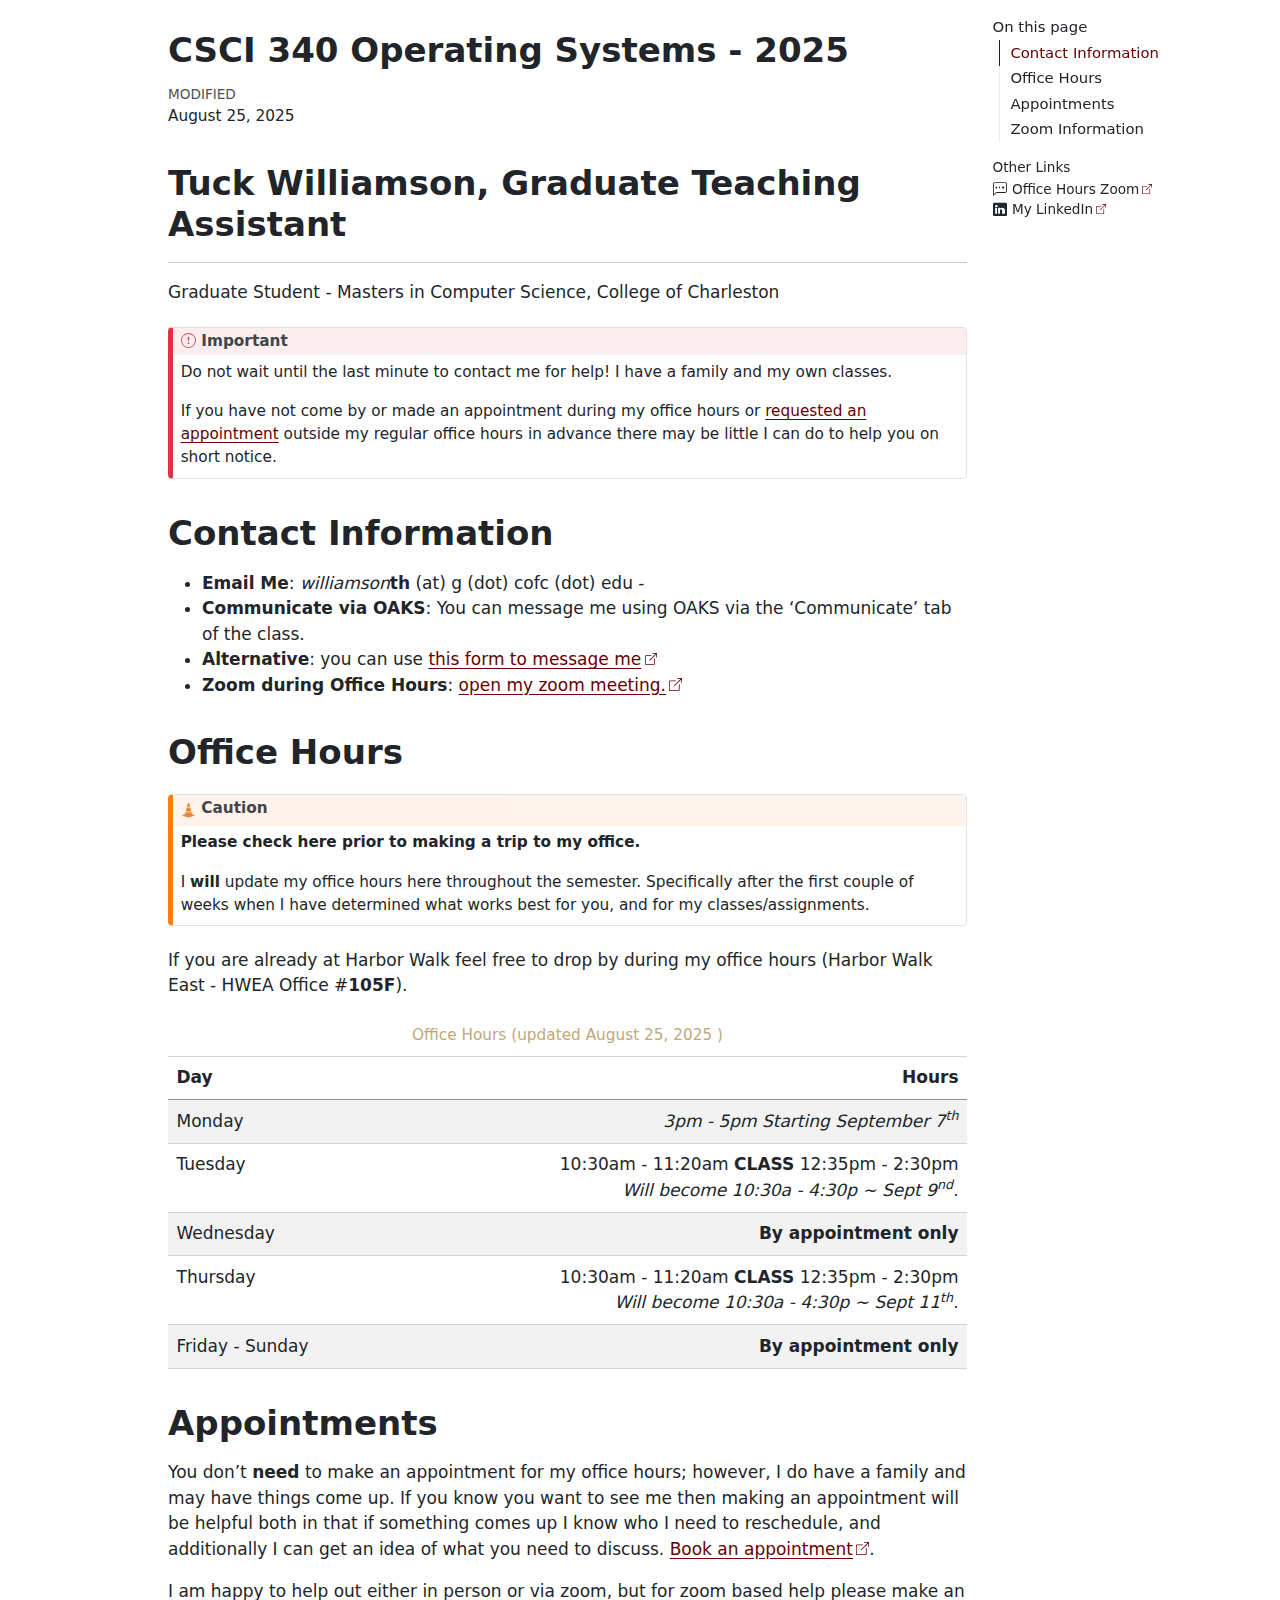
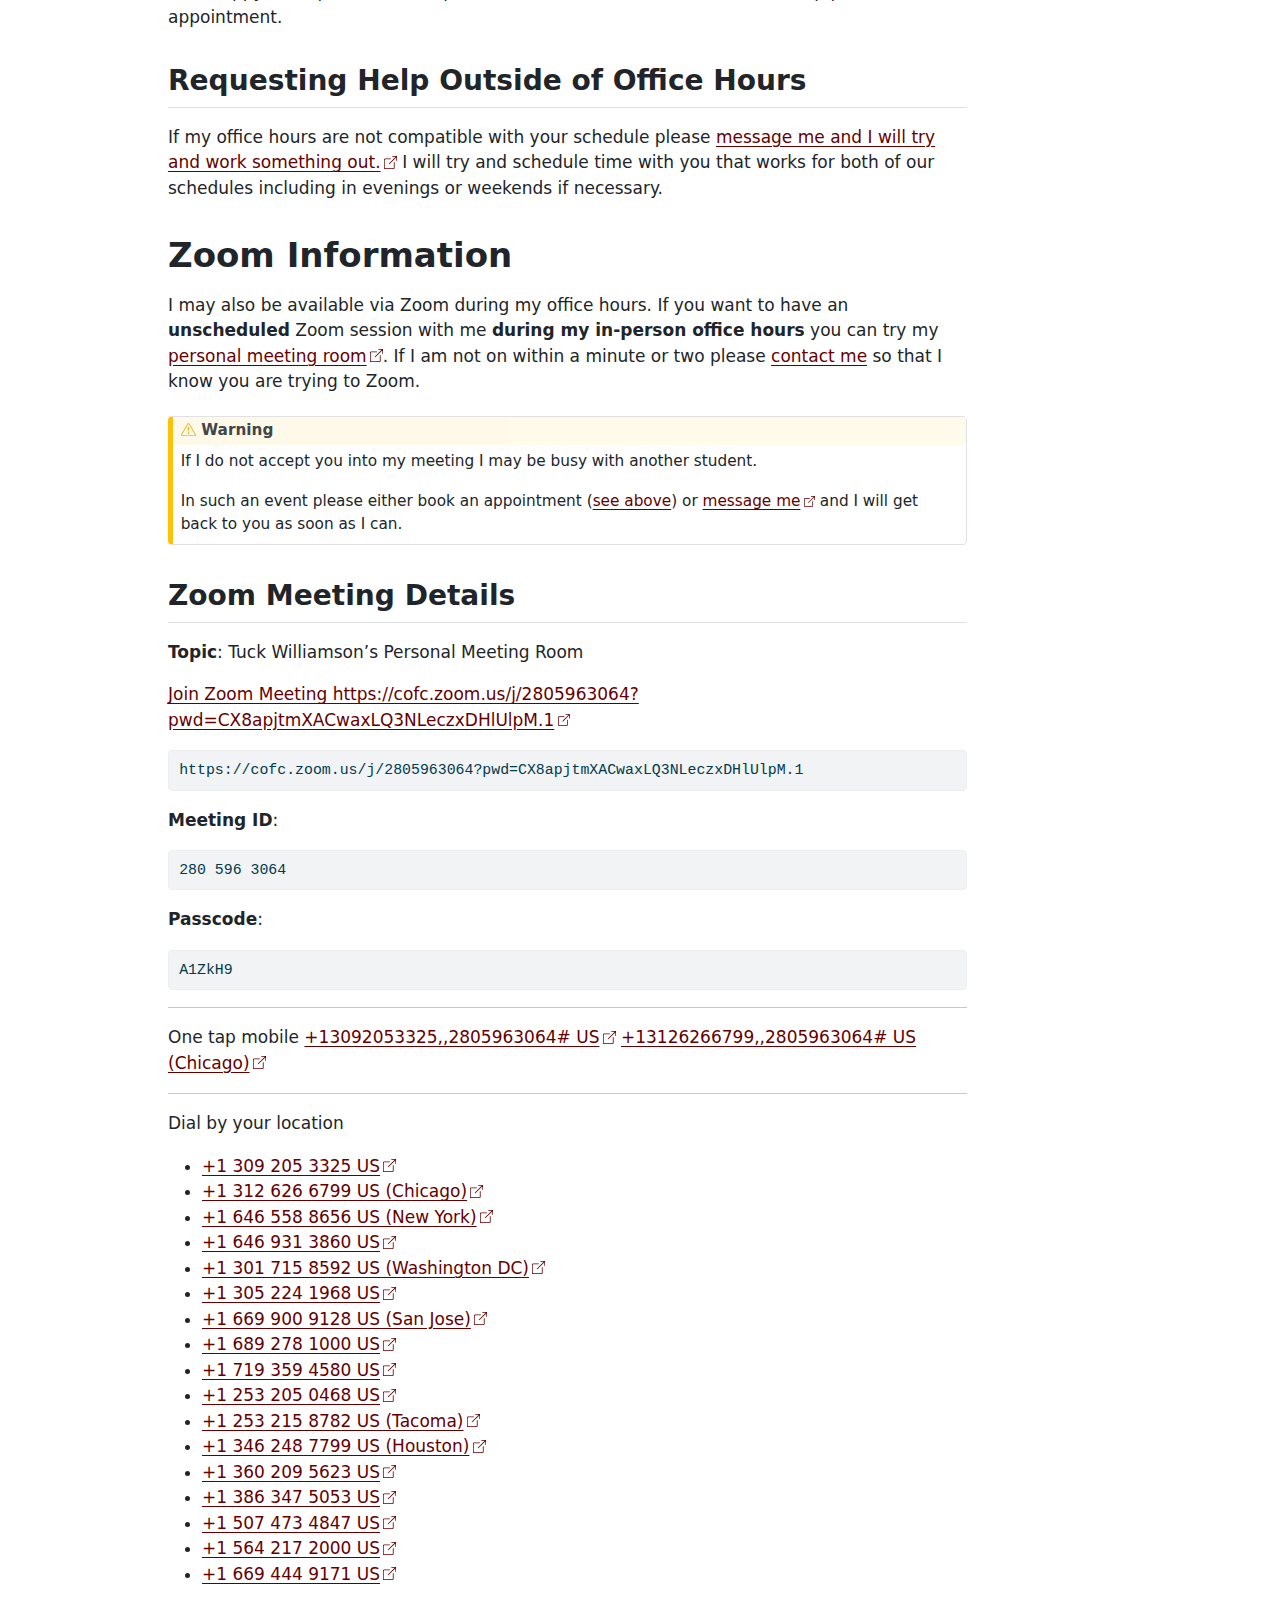
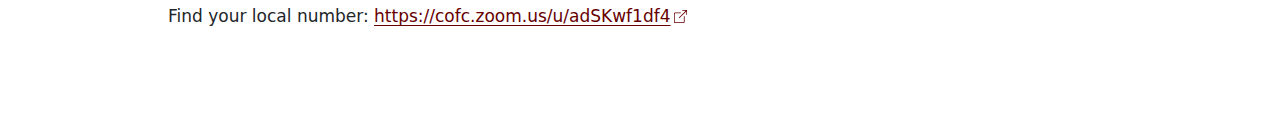
<file: docs/index.html>
<!DOCTYPE html>
<html xmlns="http://www.w3.org/1999/xhtml" lang="en" xml:lang="en"><head>

<meta charset="utf-8">
<meta name="generator" content="quarto-1.6.42">

<meta name="viewport" content="width=device-width, initial-scale=1.0, user-scalable=yes">


<title>CSCI 340 Operating Systems - 2025</title>
<style>
code{white-space: pre-wrap;}
span.smallcaps{font-variant: small-caps;}
div.columns{display: flex; gap: min(4vw, 1.5em);}
div.column{flex: auto; overflow-x: auto;}
div.hanging-indent{margin-left: 1.5em; text-indent: -1.5em;}
ul.task-list{list-style: none;}
ul.task-list li input[type="checkbox"] {
  width: 0.8em;
  margin: 0 0.8em 0.2em -1em; /* quarto-specific, see https://github.com/quarto-dev/quarto-cli/issues/4556 */ 
  vertical-align: middle;
}
/* CSS for syntax highlighting */
pre > code.sourceCode { white-space: pre; position: relative; }
pre > code.sourceCode > span { line-height: 1.25; }
pre > code.sourceCode > span:empty { height: 1.2em; }
.sourceCode { overflow: visible; }
code.sourceCode > span { color: inherit; text-decoration: inherit; }
div.sourceCode { margin: 1em 0; }
pre.sourceCode { margin: 0; }
@media screen {
div.sourceCode { overflow: auto; }
}
@media print {
pre > code.sourceCode { white-space: pre-wrap; }
pre > code.sourceCode > span { display: inline-block; text-indent: -5em; padding-left: 5em; }
}
pre.numberSource code
  { counter-reset: source-line 0; }
pre.numberSource code > span
  { position: relative; left: -4em; counter-increment: source-line; }
pre.numberSource code > span > a:first-child::before
  { content: counter(source-line);
    position: relative; left: -1em; text-align: right; vertical-align: baseline;
    border: none; display: inline-block;
    -webkit-touch-callout: none; -webkit-user-select: none;
    -khtml-user-select: none; -moz-user-select: none;
    -ms-user-select: none; user-select: none;
    padding: 0 4px; width: 4em;
  }
pre.numberSource { margin-left: 3em;  padding-left: 4px; }
div.sourceCode
  {   }
@media screen {
pre > code.sourceCode > span > a:first-child::before { text-decoration: underline; }
}
</style>


<script src="site_libs/quarto-nav/quarto-nav.js"></script>
<script src="site_libs/clipboard/clipboard.min.js"></script>
<script src="site_libs/quarto-search/autocomplete.umd.js"></script>
<script src="site_libs/quarto-search/fuse.min.js"></script>
<script src="site_libs/quarto-search/quarto-search.js"></script>
<meta name="quarto:offset" content="./">
<script src="site_libs/quarto-html/quarto.js"></script>
<script src="site_libs/quarto-html/popper.min.js"></script>
<script src="site_libs/quarto-html/tippy.umd.min.js"></script>
<script src="site_libs/quarto-html/anchor.min.js"></script>
<link href="site_libs/quarto-html/tippy.css" rel="stylesheet">
<link href="site_libs/quarto-html/quarto-syntax-highlighting-2f5df379a58b258e96c21c0638c20c03.css" rel="stylesheet" id="quarto-text-highlighting-styles">
<script src="site_libs/bootstrap/bootstrap.min.js"></script>
<link href="site_libs/bootstrap/bootstrap-icons.css" rel="stylesheet">
<link href="site_libs/bootstrap/bootstrap-5c03ead6bd30c2a4c1da1ccca41bb8b9.min.css" rel="stylesheet" append-hash="true" id="quarto-bootstrap" data-mode="light">
<script id="quarto-search-options" type="application/json">{
  "location": "sidebar",
  "copy-button": false,
  "collapse-after": 3,
  "panel-placement": "start",
  "type": "textbox",
  "limit": 50,
  "keyboard-shortcut": [
    "f",
    "/",
    "s"
  ],
  "show-item-context": false,
  "language": {
    "search-no-results-text": "No results",
    "search-matching-documents-text": "matching documents",
    "search-copy-link-title": "Copy link to search",
    "search-hide-matches-text": "Hide additional matches",
    "search-more-match-text": "more match in this document",
    "search-more-matches-text": "more matches in this document",
    "search-clear-button-title": "Clear",
    "search-text-placeholder": "",
    "search-detached-cancel-button-title": "Cancel",
    "search-submit-button-title": "Submit",
    "search-label": "Search"
  }
}</script>


</head>

<body>

<div id="quarto-search-results"></div>
<!-- content -->
<div id="quarto-content" class="quarto-container page-columns page-rows-contents page-layout-article">
<!-- sidebar -->
<!-- margin-sidebar -->
    <div id="quarto-margin-sidebar" class="sidebar margin-sidebar">
        <nav id="TOC" role="doc-toc" class="toc-active">
    <h2 id="toc-title">On this page</h2>
   
  <ul>
  <li><a href="#contact-information" id="toc-contact-information" class="nav-link active" data-scroll-target="#contact-information">Contact Information</a></li>
  <li><a href="#office-hours" id="toc-office-hours" class="nav-link" data-scroll-target="#office-hours">Office Hours</a></li>
  <li><a href="#appointments" id="toc-appointments" class="nav-link" data-scroll-target="#appointments">Appointments</a>
  <ul class="collapse">
  <li><a href="#requesting-help-outside-of-office-hours" id="toc-requesting-help-outside-of-office-hours" class="nav-link" data-scroll-target="#requesting-help-outside-of-office-hours">Requesting Help Outside of Office Hours</a></li>
  </ul></li>
  <li><a href="#zoom-information" id="toc-zoom-information" class="nav-link" data-scroll-target="#zoom-information">Zoom Information</a>
  <ul class="collapse">
  <li><a href="#zoom-meeting-details" id="toc-zoom-meeting-details" class="nav-link" data-scroll-target="#zoom-meeting-details">Zoom Meeting Details</a></li>
  </ul></li>
  </ul>
<div class="quarto-other-links"><h2>Other Links</h2><ul><li><a href="https://cofc.zoom.us/j/2805963064?pwd=CX8apjtmXACwaxLQ3NLeczxDHlUlpM.1" target="_blank"><i class="bi bi-chat-left-dots"></i>Office Hours Zoom</a></li><li><a href="https://www.linkedin.com/in/tuck-williamson" target="_blank"><i class="bi bi-linkedin"></i>My LinkedIn</a></li></ul></div></nav>
    </div>
<!-- main -->
<main class="content" id="quarto-document-content">

<header id="title-block-header" class="quarto-title-block default">
<div class="quarto-title">
<h1 class="title">CSCI 340 Operating Systems - 2025</h1>
</div>



<div class="quarto-title-meta">

    
  
    <div>
    <div class="quarto-title-meta-heading">Modified</div>
    <div class="quarto-title-meta-contents">
      <p class="date-modified">August 25, 2025</p>
    </div>
  </div>
    
  </div>
  


</header>


<section id="tuck-williamson-graduate-teaching-assistant" class="level1 unnumbered unlisted">
<h1 class="unnumbered unlisted">Tuck Williamson, Graduate Teaching Assistant</h1>
<hr>
<p>Graduate Student - Masters in Computer Science, College of Charleston</p>
<div class="callout callout-style-default callout-important callout-titled">
<div class="callout-header d-flex align-content-center">
<div class="callout-icon-container">
<i class="callout-icon"></i>
</div>
<div class="callout-title-container flex-fill">
Important
</div>
</div>
<div class="callout-body-container callout-body">
<p>Do not wait until the last minute to contact me for help! I have a family and my own classes.</p>
<p>If you have not come by or made an appointment during my office hours or <a href="#requesting-help-outside-of-office-hours">requested an appointment</a> outside my regular office hours in advance there may be little I can do to help you on short notice.</p>
</div>
</div>
<!-- 
I will not be hurt or upset if you **book early and then cancel when you don't need 
help**^[Please cancel if possible. There is a button in your 
calendar event to cancel to make it easy to do so.].
Book something then cancel instead of emailing me at the last minute please.


# Links

**Just the important stuff conveniently collected.**

- [Message me.][email]{.external target="_blank"}
- [Book an appointment.](https://outlook.office.com/bookwithme/user/0a4ce8c8942f4df4a1c6249a52630d7a@g.cofc.edu?anonymous&ep=plink){.external target="_blank"}
- [Book a zoom appointment.](https://outlook.office.com/bookwithme/user/0a4ce8c8942f4df4a1c6249a52630d7a@g.cofc.edu/meetingtype/_TR502DM80G5OpzXWWKlMw2?anonymous&ep=mlink){.external target="_blank"}
- [Request a meeting outside of normal office hours.][reqOOOM]
 -->
</section>
<section id="contact-information" class="level1">
<h1>Contact Information</h1>
<ul>
<li><strong>Email Me</strong>: <em>williamson</em><strong>th</strong> (at) g (dot) cofc (dot) edu -</li>
<li><strong>Communicate via OAKS</strong>: You can message me using OAKS via the ‘Communicate’ tab of the class.</li>
<li><strong>Alternative</strong>: you can use <a href="https://docs.google.com/forms/d/e/1FAIpQLSfLkdXRgxcd-Y0421rsf8eSL7usSYazPWt39RCxtxPVBMG6kA/viewform?usp=header" class="external" target="_blank">this form to message me</a></li>
<li><strong>Zoom during Office Hours</strong>: <a href="https://cofc.zoom.us/j/2805963064?pwd=CX8apjtmXACwaxLQ3NLeczxDHlUlpM.1" class="external" target="_blank">open my zoom meeting.</a></li>
</ul>
<!--
**Office**: Harbor Walk East - HWEA Office #105F
-->
</section>
<section id="office-hours" class="level1">
<h1>Office Hours</h1>
<div class="callout callout-style-default callout-caution callout-titled">
<div class="callout-header d-flex align-content-center">
<div class="callout-icon-container">
<i class="callout-icon"></i>
</div>
<div class="callout-title-container flex-fill">
Caution
</div>
</div>
<div class="callout-body-container callout-body">
<p><strong>Please check here prior to making a trip to my office.</strong></p>
<p>I <strong>will</strong> update my office hours here throughout the semester. Specifically after the first couple of weeks when I have determined what works best for you, and for my classes/assignments.</p>
</div>
</div>
<p>If you are already at Harbor Walk feel free to drop by during my office hours (Harbor Walk East - HWEA Office #<strong>105F</strong>).</p>
<!-- 
## Center for Student Learning Office Hours

I am working with the **[CSL](http://csl.cofc.edu/){.external target="_blank"}** to integrate some of my office 
hours with the tutoring desk at **Harbor Walk East** room **105F**. 

During the times listed below that are marked as **CSL** I will not be available
to zoom, but you are welcome to drop in at room **105F** to see me.


## Current Office Hours Table

### For the week of July 21-26

| Day       |                                           Hours | Notes |
|:----------|----------------:|------------------------------|
| Monday    |                       🌙 End of class - 9:30 pm |  |
| Tuesday   |                                 🌙 8 pm - 10 pm |  |
| Wednesday |               10am - noon                       |  |
| Thursday - Saturday   |                **By appointment Only**  | Reach out and ask for zoom help.<br>I will do my best to accomidate.  |
| Sunday  |               10am - noon <br><br> 2pm - 4pm        | This is to support you getting the assignment done.<br>You should be testing (**not writing**) your solution by Sunday! |
: Office Hours **For the week of July 21-26** {.striped }

### Normal Schedule
 -->
<table class="table-striped caption-top table">
<caption>Office Hours (updated August 25, 2025 )</caption>
<colgroup>
<col style="width: 35%">
<col style="width: 64%">
</colgroup>
<thead>
<tr class="header">
<th style="text-align: left;">Day</th>
<th style="text-align: right;">Hours</th>
</tr>
</thead>
<tbody>
<tr class="odd">
<td style="text-align: left;">Monday</td>
<td style="text-align: right;"><em>3pm - 5pm Starting September 7<sup>th</sup></em></td>
</tr>
<tr class="even">
<td style="text-align: left;">Tuesday</td>
<td style="text-align: right;">10:30am - 11:20am <strong>CLASS</strong> 12:35pm - 2:30pm<br><em>Will become 10:30a - 4:30p ~ Sept 9<sup>nd</sup>.</em></td>
</tr>
<tr class="odd">
<td style="text-align: left;">Wednesday</td>
<td style="text-align: right;"><strong>By appointment only</strong></td>
</tr>
<tr class="even">
<td style="text-align: left;">Thursday</td>
<td style="text-align: right;">10:30am - 11:20am <strong>CLASS</strong> 12:35pm - 2:30pm<br><em>Will become 10:30a - 4:30p ~ Sept 11<sup>th</sup>.</em></td>
</tr>
<tr class="odd">
<td style="text-align: left;">Friday - Sunday</td>
<td style="text-align: right;"><strong>By appointment only</strong></td>
</tr>
</tbody>
</table>
<!-- | Thursday  |               10am - noon <br><br> 2pm - 4pm        |   -->
</section>
<section id="appointments" class="level1">
<h1>Appointments</h1>
<!-- You don't need to book an appointment for office hours, but please e-mail me if it is during my posted hours and I don't immediately let you in to my zoom meeting. -->
<p>You don’t <strong>need</strong> to make an appointment for my office hours; however, I do have a family and may have things come up. If you know you want to see me then making an appointment will be helpful both in that if something comes up I know who I need to reschedule, and additionally I can get an idea of what you need to discuss. <a href="https://docs.google.com/forms/d/e/1FAIpQLSfLkdXRgxcd-Y0421rsf8eSL7usSYazPWt39RCxtxPVBMG6kA/viewform?usp=pp_url&amp;entry.1128249813=340+-+Appointment+on+%3CDATE%3E+at+%3CTIME%3E&amp;entry.1016115638=I+would+like+to+meet+with+you+%3CIN+PERSON+or+VIA+ZOOM%3E.%0A%3CWHAT+YOU+WANT+TO+SEE+ME+ABOUT%3E">Book an appointment</a>.</p>
<p>I am happy to help out either in person or via zoom, but for zoom based help please make an appointment. <!-- Tuesday evening hours that are **Appointment Only** will be offered by zoom appointment. 
[Book a zoom appointment](https://outlook.office.com/bookwithme/user/0a4ce8c8942f4df4a1c6249a52630d7a@g.cofc.edu/meetingtype/_TR502DM80G5OpzXWWKlMw2?anonymous&ep=mlink){.external target="_blank"}. 
 --></p>
<section id="requesting-help-outside-of-office-hours" class="level2">
<h2 class="anchored" data-anchor-id="requesting-help-outside-of-office-hours">Requesting Help Outside of Office Hours</h2>
<p>If my office hours are not compatible with your schedule please <a href="https://docs.google.com/forms/d/e/1FAIpQLSfLkdXRgxcd-Y0421rsf8eSL7usSYazPWt39RCxtxPVBMG6kA/viewform?usp=pp_url&amp;entry.1128249813=340+-+Request+for+non-office+hours+appointment&amp;entry.1016115638=I+would+like+to+meet+with+you+%3CIN+PERSON+or+VIA+ZOOM%3E.%0ASome+dates+and+times+that+would+work+for+my+schedule+are:+%3CGIVE+ME+2%2B+OPTIONS%3E.%0A%0A%3CWHAT+YOU+WANT+TO+SEE+ME+ABOUT%3E" class="external" target="_blank">message me and I will try and work something out.</a> I will try and schedule time with you that works for both of our schedules including in evenings or weekends if necessary.</p>
<!-- [request a meeting
with me by filling out the linked form][reqOOOM].  -->
<!-- [reqOOOM]: https://forms.office.com/Pages/ResponsePage.aspx?id=ONSF4rrbTEqUHFk7pCLerDUFZmClAphNkr9VpphUs0hUNVJKTTZQSFUyRVRVVkZSUzdWTzRYNjYxNy4u {.external target="_blank"} -->
<!--
Providing me with **at least three** options that would work for your schedule 
would be **helpful**.
[reqOOOM]: mailto:williamsonth@cofc.edu?subject=Request%20for%20a%20meeting%20outside%20of%20office%20hours.&body=I%20want%20to%20request%20a%20meeting%20outside%20of%20your%20office%20hours.%0A%0AI%20would%20be%20able%20to%20meet%20the%20following%20times%3A%0A1%3A%20%0A2%3A%0A3%3A%0A%0AThank%20you%2C%0A%0AYOUR_NAME_HERE {.external target="_blank"}
-->
</section>
</section>
<section id="zoom-information" class="level1">
<h1>Zoom Information</h1>
<!-- As this is a remote class all of my office hours will be zoom based and accessed using the information below. -->
<p>I may also be available via Zoom during my office hours. If you want to have an <strong>unscheduled</strong> Zoom session with me <strong>during my in-person office hours</strong> you can try my <a href="https://cofc.zoom.us/j/2805963064?pwd=CX8apjtmXACwaxLQ3NLeczxDHlUlpM.1">personal meeting room</a>. If I am not on within a minute or two please <a href="#contact-information">contact me</a> so that I know you are trying to Zoom.</p>
<!-- [reqZoomNow]: mailto:williamsonth@cofc.edu?subject=Would%20you%20be%20able%20to%20have%20a%20Zoom%20meeting%20Now%3F&body=Would%20you%20be%20able%20to%20zoom%20with%20me%20shortly%3F%0A%0AADD-DETAILS-HERE-IF-YOU-WANT%0A%0AThanks%2C%0A%0AYOUR_NAME_HERE -->
<!-- [reqZoomNow]: https://forms.office.com/Pages/ResponsePage.aspx?id=ONSF4rrbTEqUHFk7pCLerDUFZmClAphNkr9VpphUs0hUQUQ4UTk0VTI1SVBSTlVDVTIxSjE4VUkwRy4u -->
<div class="callout callout-style-default callout-warning callout-titled">
<div class="callout-header d-flex align-content-center">
<div class="callout-icon-container">
<i class="callout-icon"></i>
</div>
<div class="callout-title-container flex-fill">
Warning
</div>
</div>
<div class="callout-body-container callout-body">
<p>If I do not accept you into my meeting I may be busy with another student.</p>
<p>In such an event please either book an appointment (<a href="#appointments">see above</a>) or <a href="https://docs.google.com/forms/d/e/1FAIpQLSfLkdXRgxcd-Y0421rsf8eSL7usSYazPWt39RCxtxPVBMG6kA/viewform?usp=header">message me</a> and I will get back to you as soon as I can.</p>
</div>
</div>
<section id="zoom-meeting-details" class="level2">
<h2 class="anchored" data-anchor-id="zoom-meeting-details">Zoom Meeting Details</h2>
<p><strong>Topic</strong>: Tuck Williamson’s Personal Meeting Room</p>
<p><a href="https://cofc.zoom.us/j/2805963064?pwd=CX8apjtmXACwaxLQ3NLeczxDHlUlpM.1" class="external" target="_blank">Join Zoom Meeting https://cofc.zoom.us/j/2805963064?pwd=CX8apjtmXACwaxLQ3NLeczxDHlUlpM.1</a></p>
<div class="sourceCode" id="cb1"><pre class="sourceCode default code-with-copy"><code class="sourceCode default"><span id="cb1-1"><a href="#cb1-1" aria-hidden="true" tabindex="-1"></a>https://cofc.zoom.us/j/2805963064?pwd=CX8apjtmXACwaxLQ3NLeczxDHlUlpM.1</span></code><button title="Copy to Clipboard" class="code-copy-button"><i class="bi"></i></button></pre></div>
<p><strong>Meeting ID</strong>:</p>
<div class="sourceCode" id="cb2"><pre class="sourceCode default code-with-copy"><code class="sourceCode default"><span id="cb2-1"><a href="#cb2-1" aria-hidden="true" tabindex="-1"></a>280 596 3064</span></code><button title="Copy to Clipboard" class="code-copy-button"><i class="bi"></i></button></pre></div>
<p><strong>Passcode</strong>:</p>
<div class="sourceCode" id="cb3"><pre class="sourceCode default code-with-copy"><code class="sourceCode default"><span id="cb3-1"><a href="#cb3-1" aria-hidden="true" tabindex="-1"></a>A1ZkH9</span></code><button title="Copy to Clipboard" class="code-copy-button"><i class="bi"></i></button></pre></div>
<hr>
<p>One tap mobile <a href="tel:+13092053325,,2805963064#">+13092053325,,2805963064# US</a> <a href="tel:+13126266799,,2805963064#">+13126266799,,2805963064# US (Chicago)</a></p>
<hr>
<p>Dial by your location</p>
<ul>
<li><a href="tel:+13092053325">+1 309 205 3325 US</a></li>
<li><a href="tel:+13126266799">+1 312 626 6799 US (Chicago)</a></li>
<li><a href="tel:+16465588656">+1 646 558 8656 US (New York)</a></li>
<li><a href="tel:+16469313860">+1 646 931 3860 US</a></li>
<li><a href="tel:+13017158592">+1 301 715 8592 US (Washington DC)</a></li>
<li><a href="tel:+13052241968">+1 305 224 1968 US</a></li>
<li><a href="tel:+16699009128">+1 669 900 9128 US (San Jose)</a></li>
<li><a href="tel:+16892781000">+1 689 278 1000 US</a></li>
<li><a href="tel:+17193594580">+1 719 359 4580 US</a></li>
<li><a href="tel:+12532050468">+1 253 205 0468 US</a></li>
<li><a href="tel:+12532158782">+1 253 215 8782 US (Tacoma)</a></li>
<li><a href="tel:+13462487799">+1 346 248 7799 US (Houston)</a></li>
<li><a href="tel:+13602095623">+1 360 209 5623 US</a></li>
<li><a href="tel:+13863475053">+1 386 347 5053 US</a></li>
<li><a href="tel:+15074734847">+1 507 473 4847 US</a></li>
<li><a href="tel:+15642172000">+1 564 217 2000 US</a></li>
<li><a href="tel:+16694449171">+1 669 444 9171 US</a></li>
</ul>
<p>Find your local number: <a href="https://cofc.zoom.us/u/adSKwf1df4" class="uri">https://cofc.zoom.us/u/adSKwf1df4</a></p>


</section>
</section>

</main> <!-- /main -->
<script id="quarto-html-after-body" type="application/javascript">
window.document.addEventListener("DOMContentLoaded", function (event) {
  const toggleBodyColorMode = (bsSheetEl) => {
    const mode = bsSheetEl.getAttribute("data-mode");
    const bodyEl = window.document.querySelector("body");
    if (mode === "dark") {
      bodyEl.classList.add("quarto-dark");
      bodyEl.classList.remove("quarto-light");
    } else {
      bodyEl.classList.add("quarto-light");
      bodyEl.classList.remove("quarto-dark");
    }
  }
  const toggleBodyColorPrimary = () => {
    const bsSheetEl = window.document.querySelector("link#quarto-bootstrap");
    if (bsSheetEl) {
      toggleBodyColorMode(bsSheetEl);
    }
  }
  toggleBodyColorPrimary();  
  const icon = "";
  const anchorJS = new window.AnchorJS();
  anchorJS.options = {
    placement: 'right',
    icon: icon
  };
  anchorJS.add('.anchored');
  const isCodeAnnotation = (el) => {
    for (const clz of el.classList) {
      if (clz.startsWith('code-annotation-')) {                     
        return true;
      }
    }
    return false;
  }
  const onCopySuccess = function(e) {
    // button target
    const button = e.trigger;
    // don't keep focus
    button.blur();
    // flash "checked"
    button.classList.add('code-copy-button-checked');
    var currentTitle = button.getAttribute("title");
    button.setAttribute("title", "Copied!");
    let tooltip;
    if (window.bootstrap) {
      button.setAttribute("data-bs-toggle", "tooltip");
      button.setAttribute("data-bs-placement", "left");
      button.setAttribute("data-bs-title", "Copied!");
      tooltip = new bootstrap.Tooltip(button, 
        { trigger: "manual", 
          customClass: "code-copy-button-tooltip",
          offset: [0, -8]});
      tooltip.show();    
    }
    setTimeout(function() {
      if (tooltip) {
        tooltip.hide();
        button.removeAttribute("data-bs-title");
        button.removeAttribute("data-bs-toggle");
        button.removeAttribute("data-bs-placement");
      }
      button.setAttribute("title", currentTitle);
      button.classList.remove('code-copy-button-checked');
    }, 1000);
    // clear code selection
    e.clearSelection();
  }
  const getTextToCopy = function(trigger) {
      const codeEl = trigger.previousElementSibling.cloneNode(true);
      for (const childEl of codeEl.children) {
        if (isCodeAnnotation(childEl)) {
          childEl.remove();
        }
      }
      return codeEl.innerText;
  }
  const clipboard = new window.ClipboardJS('.code-copy-button:not([data-in-quarto-modal])', {
    text: getTextToCopy
  });
  clipboard.on('success', onCopySuccess);
  if (window.document.getElementById('quarto-embedded-source-code-modal')) {
    const clipboardModal = new window.ClipboardJS('.code-copy-button[data-in-quarto-modal]', {
      text: getTextToCopy,
      container: window.document.getElementById('quarto-embedded-source-code-modal')
    });
    clipboardModal.on('success', onCopySuccess);
  }
    var localhostRegex = new RegExp(/^(?:http|https):\/\/localhost\:?[0-9]*\//);
    var mailtoRegex = new RegExp(/^mailto:/);
      var filterRegex = new RegExp('/' + window.location.host + '/');
    var isInternal = (href) => {
        return filterRegex.test(href) || localhostRegex.test(href) || mailtoRegex.test(href);
    }
    // Inspect non-navigation links and adorn them if external
 	var links = window.document.querySelectorAll('a[href]:not(.nav-link):not(.navbar-brand):not(.toc-action):not(.sidebar-link):not(.sidebar-item-toggle):not(.pagination-link):not(.no-external):not([aria-hidden]):not(.dropdown-item):not(.quarto-navigation-tool):not(.about-link)');
    for (var i=0; i<links.length; i++) {
      const link = links[i];
      if (!isInternal(link.href)) {
        // undo the damage that might have been done by quarto-nav.js in the case of
        // links that we want to consider external
        if (link.dataset.originalHref !== undefined) {
          link.href = link.dataset.originalHref;
        }
          // target, if specified
          link.setAttribute("target", "_blank");
          if (link.getAttribute("rel") === null) {
            link.setAttribute("rel", "noopener");
          }
          // default icon
          link.classList.add("external");
      }
    }
  function tippyHover(el, contentFn, onTriggerFn, onUntriggerFn) {
    const config = {
      allowHTML: true,
      maxWidth: 500,
      delay: 100,
      arrow: false,
      appendTo: function(el) {
          return el.parentElement;
      },
      interactive: true,
      interactiveBorder: 10,
      theme: 'quarto',
      placement: 'bottom-start',
    };
    if (contentFn) {
      config.content = contentFn;
    }
    if (onTriggerFn) {
      config.onTrigger = onTriggerFn;
    }
    if (onUntriggerFn) {
      config.onUntrigger = onUntriggerFn;
    }
    window.tippy(el, config); 
  }
  const noterefs = window.document.querySelectorAll('a[role="doc-noteref"]');
  for (var i=0; i<noterefs.length; i++) {
    const ref = noterefs[i];
    tippyHover(ref, function() {
      // use id or data attribute instead here
      let href = ref.getAttribute('data-footnote-href') || ref.getAttribute('href');
      try { href = new URL(href).hash; } catch {}
      const id = href.replace(/^#\/?/, "");
      const note = window.document.getElementById(id);
      if (note) {
        return note.innerHTML;
      } else {
        return "";
      }
    });
  }
  const xrefs = window.document.querySelectorAll('a.quarto-xref');
  const processXRef = (id, note) => {
    // Strip column container classes
    const stripColumnClz = (el) => {
      el.classList.remove("page-full", "page-columns");
      if (el.children) {
        for (const child of el.children) {
          stripColumnClz(child);
        }
      }
    }
    stripColumnClz(note)
    if (id === null || id.startsWith('sec-')) {
      // Special case sections, only their first couple elements
      const container = document.createElement("div");
      if (note.children && note.children.length > 2) {
        container.appendChild(note.children[0].cloneNode(true));
        for (let i = 1; i < note.children.length; i++) {
          const child = note.children[i];
          if (child.tagName === "P" && child.innerText === "") {
            continue;
          } else {
            container.appendChild(child.cloneNode(true));
            break;
          }
        }
        if (window.Quarto?.typesetMath) {
          window.Quarto.typesetMath(container);
        }
        return container.innerHTML
      } else {
        if (window.Quarto?.typesetMath) {
          window.Quarto.typesetMath(note);
        }
        return note.innerHTML;
      }
    } else {
      // Remove any anchor links if they are present
      const anchorLink = note.querySelector('a.anchorjs-link');
      if (anchorLink) {
        anchorLink.remove();
      }
      if (window.Quarto?.typesetMath) {
        window.Quarto.typesetMath(note);
      }
      if (note.classList.contains("callout")) {
        return note.outerHTML;
      } else {
        return note.innerHTML;
      }
    }
  }
  for (var i=0; i<xrefs.length; i++) {
    const xref = xrefs[i];
    tippyHover(xref, undefined, function(instance) {
      instance.disable();
      let url = xref.getAttribute('href');
      let hash = undefined; 
      if (url.startsWith('#')) {
        hash = url;
      } else {
        try { hash = new URL(url).hash; } catch {}
      }
      if (hash) {
        const id = hash.replace(/^#\/?/, "");
        const note = window.document.getElementById(id);
        if (note !== null) {
          try {
            const html = processXRef(id, note.cloneNode(true));
            instance.setContent(html);
          } finally {
            instance.enable();
            instance.show();
          }
        } else {
          // See if we can fetch this
          fetch(url.split('#')[0])
          .then(res => res.text())
          .then(html => {
            const parser = new DOMParser();
            const htmlDoc = parser.parseFromString(html, "text/html");
            const note = htmlDoc.getElementById(id);
            if (note !== null) {
              const html = processXRef(id, note);
              instance.setContent(html);
            } 
          }).finally(() => {
            instance.enable();
            instance.show();
          });
        }
      } else {
        // See if we can fetch a full url (with no hash to target)
        // This is a special case and we should probably do some content thinning / targeting
        fetch(url)
        .then(res => res.text())
        .then(html => {
          const parser = new DOMParser();
          const htmlDoc = parser.parseFromString(html, "text/html");
          const note = htmlDoc.querySelector('main.content');
          if (note !== null) {
            // This should only happen for chapter cross references
            // (since there is no id in the URL)
            // remove the first header
            if (note.children.length > 0 && note.children[0].tagName === "HEADER") {
              note.children[0].remove();
            }
            const html = processXRef(null, note);
            instance.setContent(html);
          } 
        }).finally(() => {
          instance.enable();
          instance.show();
        });
      }
    }, function(instance) {
    });
  }
      let selectedAnnoteEl;
      const selectorForAnnotation = ( cell, annotation) => {
        let cellAttr = 'data-code-cell="' + cell + '"';
        let lineAttr = 'data-code-annotation="' +  annotation + '"';
        const selector = 'span[' + cellAttr + '][' + lineAttr + ']';
        return selector;
      }
      const selectCodeLines = (annoteEl) => {
        const doc = window.document;
        const targetCell = annoteEl.getAttribute("data-target-cell");
        const targetAnnotation = annoteEl.getAttribute("data-target-annotation");
        const annoteSpan = window.document.querySelector(selectorForAnnotation(targetCell, targetAnnotation));
        const lines = annoteSpan.getAttribute("data-code-lines").split(",");
        const lineIds = lines.map((line) => {
          return targetCell + "-" + line;
        })
        let top = null;
        let height = null;
        let parent = null;
        if (lineIds.length > 0) {
            //compute the position of the single el (top and bottom and make a div)
            const el = window.document.getElementById(lineIds[0]);
            top = el.offsetTop;
            height = el.offsetHeight;
            parent = el.parentElement.parentElement;
          if (lineIds.length > 1) {
            const lastEl = window.document.getElementById(lineIds[lineIds.length - 1]);
            const bottom = lastEl.offsetTop + lastEl.offsetHeight;
            height = bottom - top;
          }
          if (top !== null && height !== null && parent !== null) {
            // cook up a div (if necessary) and position it 
            let div = window.document.getElementById("code-annotation-line-highlight");
            if (div === null) {
              div = window.document.createElement("div");
              div.setAttribute("id", "code-annotation-line-highlight");
              div.style.position = 'absolute';
              parent.appendChild(div);
            }
            div.style.top = top - 2 + "px";
            div.style.height = height + 4 + "px";
            div.style.left = 0;
            let gutterDiv = window.document.getElementById("code-annotation-line-highlight-gutter");
            if (gutterDiv === null) {
              gutterDiv = window.document.createElement("div");
              gutterDiv.setAttribute("id", "code-annotation-line-highlight-gutter");
              gutterDiv.style.position = 'absolute';
              const codeCell = window.document.getElementById(targetCell);
              const gutter = codeCell.querySelector('.code-annotation-gutter');
              gutter.appendChild(gutterDiv);
            }
            gutterDiv.style.top = top - 2 + "px";
            gutterDiv.style.height = height + 4 + "px";
          }
          selectedAnnoteEl = annoteEl;
        }
      };
      const unselectCodeLines = () => {
        const elementsIds = ["code-annotation-line-highlight", "code-annotation-line-highlight-gutter"];
        elementsIds.forEach((elId) => {
          const div = window.document.getElementById(elId);
          if (div) {
            div.remove();
          }
        });
        selectedAnnoteEl = undefined;
      };
        // Handle positioning of the toggle
    window.addEventListener(
      "resize",
      throttle(() => {
        elRect = undefined;
        if (selectedAnnoteEl) {
          selectCodeLines(selectedAnnoteEl);
        }
      }, 10)
    );
    function throttle(fn, ms) {
    let throttle = false;
    let timer;
      return (...args) => {
        if(!throttle) { // first call gets through
            fn.apply(this, args);
            throttle = true;
        } else { // all the others get throttled
            if(timer) clearTimeout(timer); // cancel #2
            timer = setTimeout(() => {
              fn.apply(this, args);
              timer = throttle = false;
            }, ms);
        }
      };
    }
      // Attach click handler to the DT
      const annoteDls = window.document.querySelectorAll('dt[data-target-cell]');
      for (const annoteDlNode of annoteDls) {
        annoteDlNode.addEventListener('click', (event) => {
          const clickedEl = event.target;
          if (clickedEl !== selectedAnnoteEl) {
            unselectCodeLines();
            const activeEl = window.document.querySelector('dt[data-target-cell].code-annotation-active');
            if (activeEl) {
              activeEl.classList.remove('code-annotation-active');
            }
            selectCodeLines(clickedEl);
            clickedEl.classList.add('code-annotation-active');
          } else {
            // Unselect the line
            unselectCodeLines();
            clickedEl.classList.remove('code-annotation-active');
          }
        });
      }
  const findCites = (el) => {
    const parentEl = el.parentElement;
    if (parentEl) {
      const cites = parentEl.dataset.cites;
      if (cites) {
        return {
          el,
          cites: cites.split(' ')
        };
      } else {
        return findCites(el.parentElement)
      }
    } else {
      return undefined;
    }
  };
  var bibliorefs = window.document.querySelectorAll('a[role="doc-biblioref"]');
  for (var i=0; i<bibliorefs.length; i++) {
    const ref = bibliorefs[i];
    const citeInfo = findCites(ref);
    if (citeInfo) {
      tippyHover(citeInfo.el, function() {
        var popup = window.document.createElement('div');
        citeInfo.cites.forEach(function(cite) {
          var citeDiv = window.document.createElement('div');
          citeDiv.classList.add('hanging-indent');
          citeDiv.classList.add('csl-entry');
          var biblioDiv = window.document.getElementById('ref-' + cite);
          if (biblioDiv) {
            citeDiv.innerHTML = biblioDiv.innerHTML;
          }
          popup.appendChild(citeDiv);
        });
        return popup.innerHTML;
      });
    }
  }
});
</script>
</div> <!-- /content -->




</body></html>
</file>
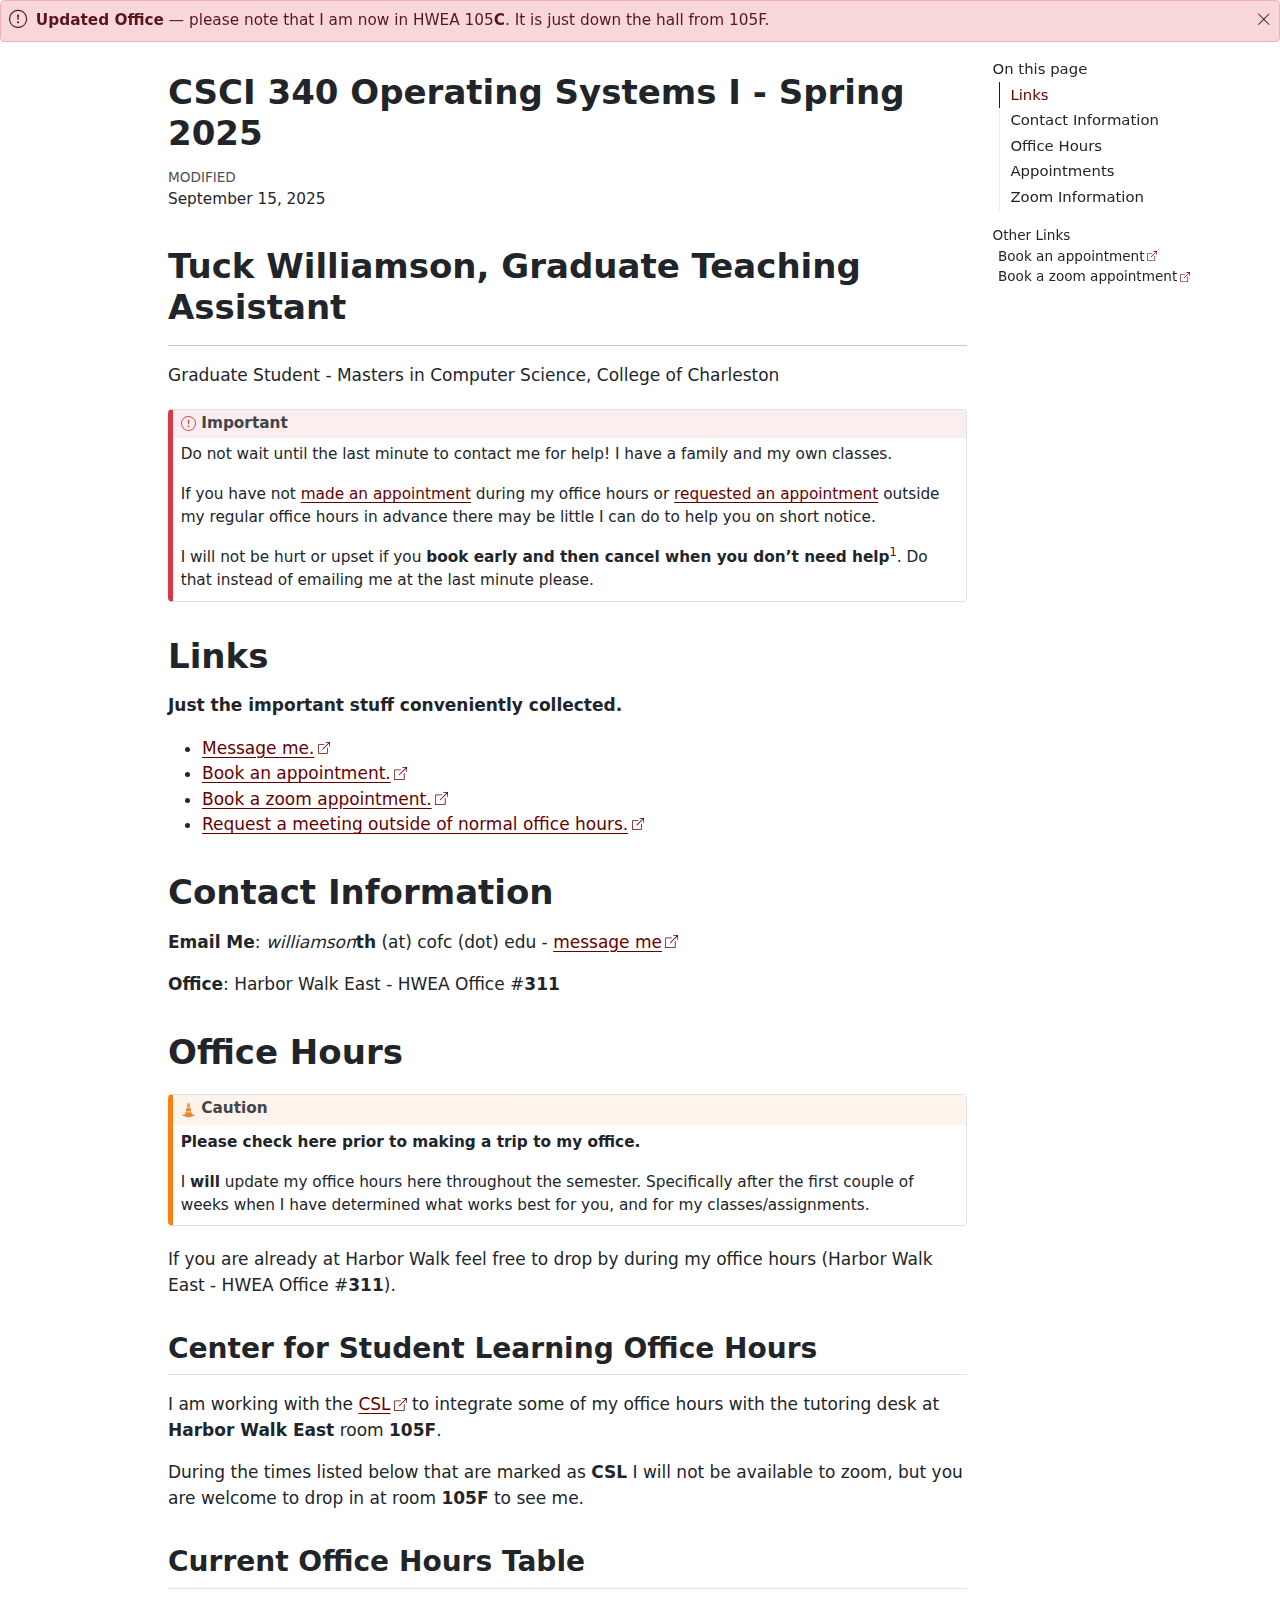
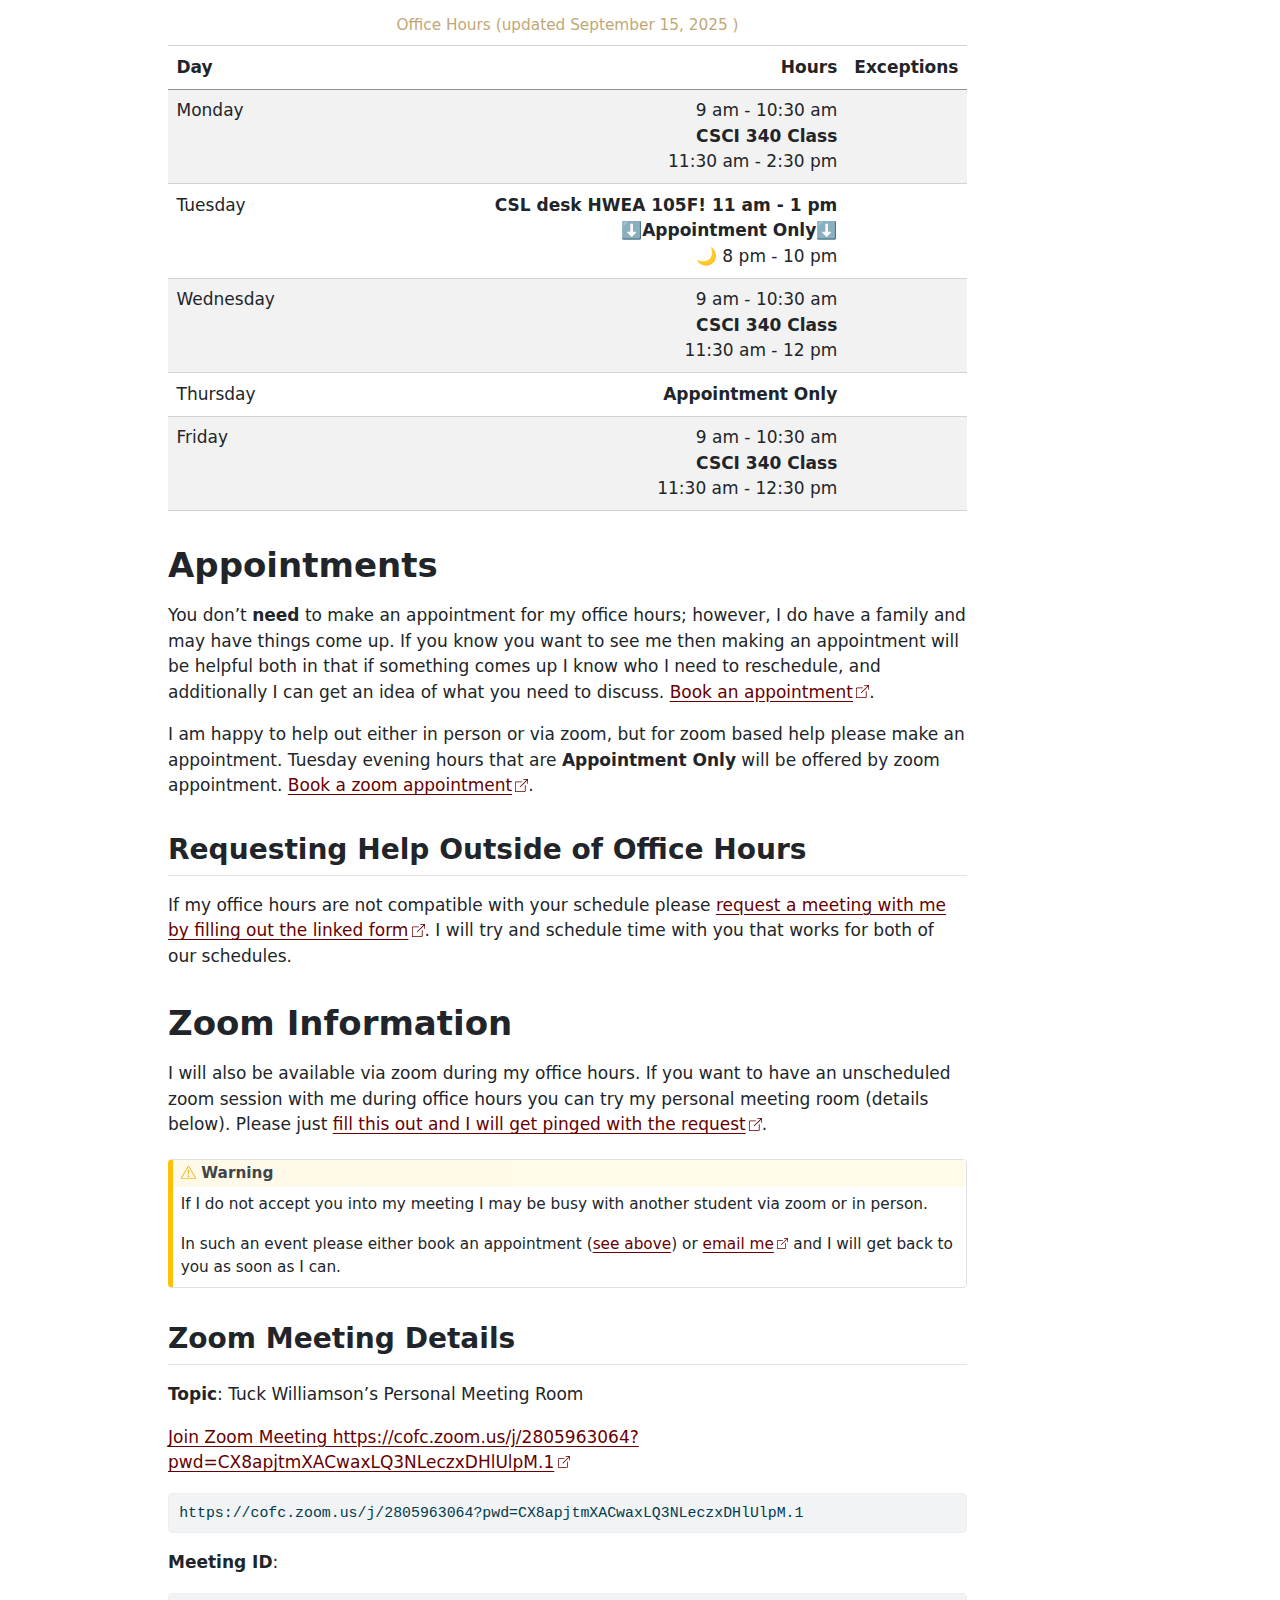
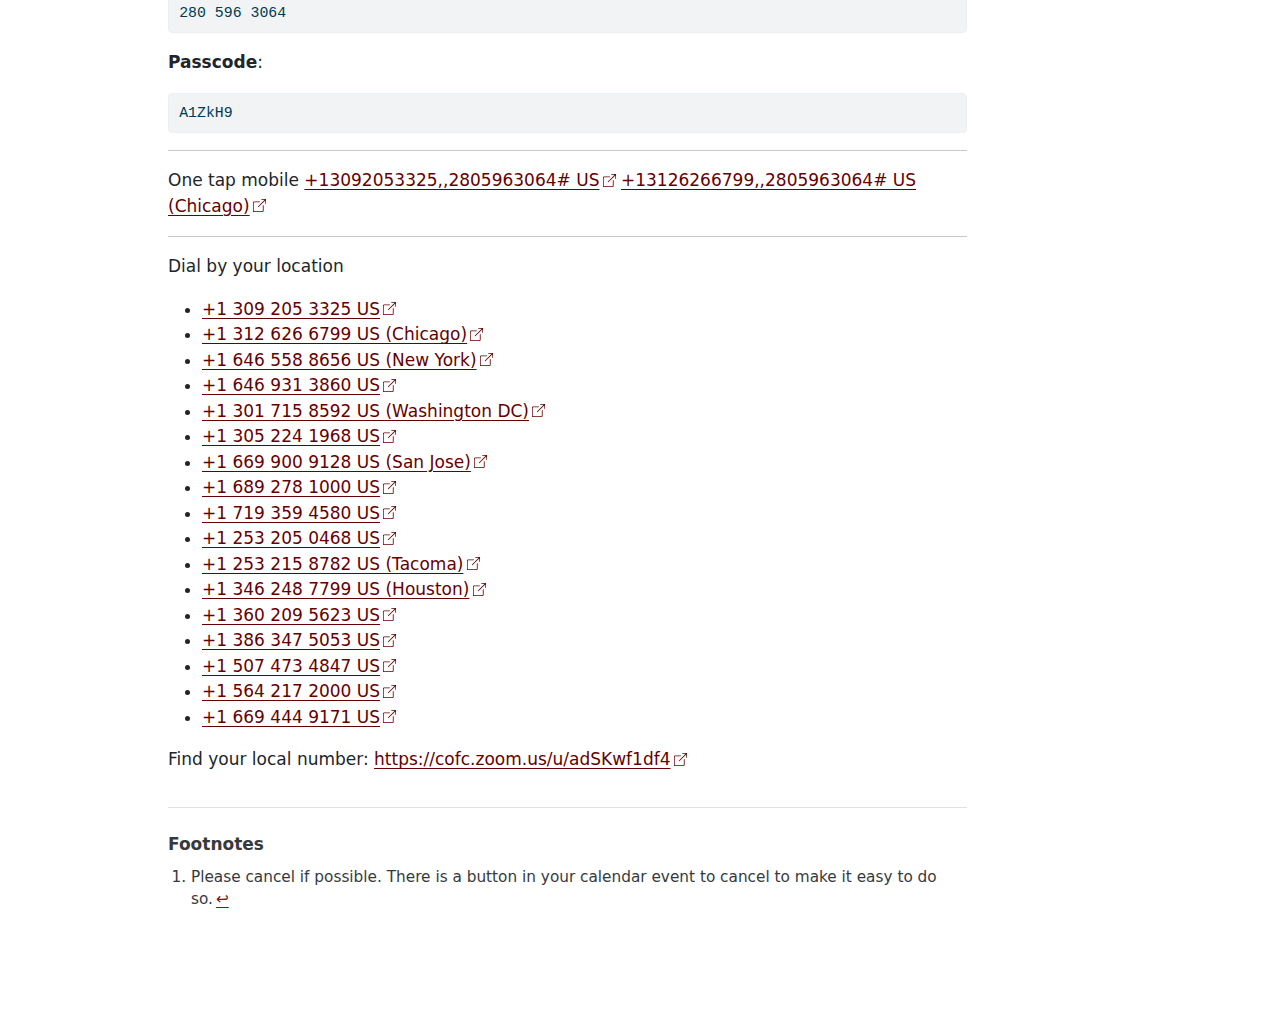
<file: docs/340-Spring-2025.html>
<!DOCTYPE html>
<html xmlns="http://www.w3.org/1999/xhtml" lang="en" xml:lang="en"><head>

<meta charset="utf-8">
<meta name="generator" content="quarto-1.6.42">

<meta name="viewport" content="width=device-width, initial-scale=1.0, user-scalable=yes">


<title>CSCI 340 Operating Systems I - Spring 2025</title>
<style>
code{white-space: pre-wrap;}
span.smallcaps{font-variant: small-caps;}
div.columns{display: flex; gap: min(4vw, 1.5em);}
div.column{flex: auto; overflow-x: auto;}
div.hanging-indent{margin-left: 1.5em; text-indent: -1.5em;}
ul.task-list{list-style: none;}
ul.task-list li input[type="checkbox"] {
  width: 0.8em;
  margin: 0 0.8em 0.2em -1em; /* quarto-specific, see https://github.com/quarto-dev/quarto-cli/issues/4556 */ 
  vertical-align: middle;
}
/* CSS for syntax highlighting */
pre > code.sourceCode { white-space: pre; position: relative; }
pre > code.sourceCode > span { line-height: 1.25; }
pre > code.sourceCode > span:empty { height: 1.2em; }
.sourceCode { overflow: visible; }
code.sourceCode > span { color: inherit; text-decoration: inherit; }
div.sourceCode { margin: 1em 0; }
pre.sourceCode { margin: 0; }
@media screen {
div.sourceCode { overflow: auto; }
}
@media print {
pre > code.sourceCode { white-space: pre-wrap; }
pre > code.sourceCode > span { display: inline-block; text-indent: -5em; padding-left: 5em; }
}
pre.numberSource code
  { counter-reset: source-line 0; }
pre.numberSource code > span
  { position: relative; left: -4em; counter-increment: source-line; }
pre.numberSource code > span > a:first-child::before
  { content: counter(source-line);
    position: relative; left: -1em; text-align: right; vertical-align: baseline;
    border: none; display: inline-block;
    -webkit-touch-callout: none; -webkit-user-select: none;
    -khtml-user-select: none; -moz-user-select: none;
    -ms-user-select: none; user-select: none;
    padding: 0 4px; width: 4em;
  }
pre.numberSource { margin-left: 3em;  padding-left: 4px; }
div.sourceCode
  {   }
@media screen {
pre > code.sourceCode > span > a:first-child::before { text-decoration: underline; }
}
</style>


<script src="site_libs/quarto-nav/quarto-nav.js"></script>
<script src="site_libs/clipboard/clipboard.min.js"></script>
<script src="site_libs/quarto-search/autocomplete.umd.js"></script>
<script src="site_libs/quarto-search/fuse.min.js"></script>
<script src="site_libs/quarto-search/quarto-search.js"></script>
<meta name="quarto:offset" content="./">
<script src="site_libs/quarto-html/quarto.js"></script>
<script src="site_libs/quarto-html/popper.min.js"></script>
<script src="site_libs/quarto-html/tippy.umd.min.js"></script>
<script src="site_libs/quarto-html/anchor.min.js"></script>
<link href="site_libs/quarto-html/tippy.css" rel="stylesheet">
<link href="site_libs/quarto-html/quarto-syntax-highlighting-2f5df379a58b258e96c21c0638c20c03.css" rel="stylesheet" id="quarto-text-highlighting-styles">
<script src="site_libs/bootstrap/bootstrap.min.js"></script>
<link href="site_libs/bootstrap/bootstrap-icons.css" rel="stylesheet">
<link href="site_libs/bootstrap/bootstrap-5c03ead6bd30c2a4c1da1ccca41bb8b9.min.css" rel="stylesheet" append-hash="true" id="quarto-bootstrap" data-mode="light">
<script id="quarto-search-options" type="application/json">{
  "location": "sidebar",
  "copy-button": false,
  "collapse-after": 3,
  "panel-placement": "start",
  "type": "textbox",
  "limit": 50,
  "keyboard-shortcut": [
    "f",
    "/",
    "s"
  ],
  "show-item-context": false,
  "language": {
    "search-no-results-text": "No results",
    "search-matching-documents-text": "matching documents",
    "search-copy-link-title": "Copy link to search",
    "search-hide-matches-text": "Hide additional matches",
    "search-more-match-text": "more match in this document",
    "search-more-matches-text": "more matches in this document",
    "search-clear-button-title": "Clear",
    "search-text-placeholder": "",
    "search-detached-cancel-button-title": "Cancel",
    "search-submit-button-title": "Submit",
    "search-label": "Search"
  }
}</script>


</head>

<body>

<div id="quarto-search-results"></div>
  <header id="quarto-header" class="headroom fixed-top">
  <div id="quarto-announcement" data-announcement-id="d4d6ae64c83b718316aaad1626414761" class="alert alert-danger hidden"><i class="bi bi-exclamation-circle quarto-announcement-icon"></i><div class="quarto-announcement-content">
<p><strong>Updated Office</strong> — please note that I am now in HWEA 105<strong>C</strong>. It is just down the hall from 105F.</p>
</div><i class="bi bi-x-lg quarto-announcement-action"></i></div>
</header>
<!-- content -->
<div id="quarto-content" class="quarto-container page-columns page-rows-contents page-layout-article">
<!-- sidebar -->
<!-- margin-sidebar -->
    <div id="quarto-margin-sidebar" class="sidebar margin-sidebar">
        <nav id="TOC" role="doc-toc" class="toc-active">
    <h2 id="toc-title">On this page</h2>
   
  <ul>
  <li><a href="#links" id="toc-links" class="nav-link active" data-scroll-target="#links">Links</a></li>
  <li><a href="#contact-information" id="toc-contact-information" class="nav-link" data-scroll-target="#contact-information">Contact Information</a></li>
  <li><a href="#office-hours" id="toc-office-hours" class="nav-link" data-scroll-target="#office-hours">Office Hours</a>
  <ul class="collapse">
  <li><a href="#center-for-student-learning-office-hours" id="toc-center-for-student-learning-office-hours" class="nav-link" data-scroll-target="#center-for-student-learning-office-hours">Center for Student Learning Office Hours</a></li>
  <li><a href="#current-office-hours-table" id="toc-current-office-hours-table" class="nav-link" data-scroll-target="#current-office-hours-table">Current Office Hours Table</a></li>
  </ul></li>
  <li><a href="#appointments" id="toc-appointments" class="nav-link" data-scroll-target="#appointments">Appointments</a>
  <ul class="collapse">
  <li><a href="#requesting-help-outside-of-office-hours" id="toc-requesting-help-outside-of-office-hours" class="nav-link" data-scroll-target="#requesting-help-outside-of-office-hours">Requesting Help Outside of Office Hours</a></li>
  </ul></li>
  <li><a href="#zoom-information" id="toc-zoom-information" class="nav-link" data-scroll-target="#zoom-information">Zoom Information</a>
  <ul class="collapse">
  <li><a href="#zoom-meeting-details" id="toc-zoom-meeting-details" class="nav-link" data-scroll-target="#zoom-meeting-details">Zoom Meeting Details</a></li>
  </ul></li>
  </ul>
<div class="quarto-other-links"><h2>Other Links</h2><ul><li><a href="https://outlook.office.com/bookwithme/user/0a4ce8c8942f4df4a1c6249a52630d7a@g.cofc.edu?anonymous&amp;ep=plink" target="_blank"><i class="bi bi-calender-day"></i>Book an appointment</a></li><li><a href="https://outlook.office.com/bookwithme/user/0a4ce8c8942f4df4a1c6249a52630d7a@g.cofc.edu/meetingtype/_TR502DM80G5OpzXWWKlMw2?anonymous&amp;ep=mlink" target="_blank"><i class="bi bi-calender-day"></i>Book a zoom appointment</a></li></ul></div></nav>
    </div>
<!-- main -->
<main class="content" id="quarto-document-content">

<header id="title-block-header" class="quarto-title-block default">
<div class="quarto-title">
<h1 class="title">CSCI 340 Operating Systems I - Spring 2025</h1>
</div>



<div class="quarto-title-meta">

    
  
    <div>
    <div class="quarto-title-meta-heading">Modified</div>
    <div class="quarto-title-meta-contents">
      <p class="date-modified">September 15, 2025</p>
    </div>
  </div>
    
  </div>
  


</header>


<section id="tuck-williamson-graduate-teaching-assistant" class="level1 unnumbered unlisted">
<h1 class="unnumbered unlisted">Tuck Williamson, Graduate Teaching Assistant</h1>
<hr>
<p>Graduate Student - Masters in Computer Science, College of Charleston</p>
<div class="callout callout-style-default callout-important callout-titled">
<div class="callout-header d-flex align-content-center">
<div class="callout-icon-container">
<i class="callout-icon"></i>
</div>
<div class="callout-title-container flex-fill">
Important
</div>
</div>
<div class="callout-body-container callout-body">
<p>Do not wait until the last minute to contact me for help! I have a family and my own classes.</p>
<p>If you have not <a href="#appointments">made an appointment</a> during my office hours or <a href="#requesting-help-outside-of-office-hours">requested an appointment</a> outside my regular office hours in advance there may be little I can do to help you on short notice.</p>
<p>I will not be hurt or upset if you <strong>book early and then cancel when you don’t need help</strong><a href="#fn1" class="footnote-ref" id="fnref1" role="doc-noteref"><sup>1</sup></a>. Do that instead of emailing me at the last minute please.</p>
</div>
</div>
</section>
<section id="links" class="level1">
<h1>Links</h1>
<p><strong>Just the important stuff conveniently collected.</strong></p>
<ul>
<li><a href="https://forms.office.com/Pages/ResponsePage.aspx?id=ONSF4rrbTEqUHFk7pCLerDUFZmClAphNkr9VpphUs0hURTFMVjlLWkdYTEk3QkxYRUxGTkE5NjM5Wi4u" class="external" target="_blank">Message me.</a></li>
<li><a href="https://outlook.office.com/bookwithme/user/0a4ce8c8942f4df4a1c6249a52630d7a@g.cofc.edu?anonymous&amp;ep=plink" class="external" target="_blank">Book an appointment.</a></li>
<li><a href="https://outlook.office.com/bookwithme/user/0a4ce8c8942f4df4a1c6249a52630d7a@g.cofc.edu/meetingtype/_TR502DM80G5OpzXWWKlMw2?anonymous&amp;ep=mlink" class="external" target="_blank">Book a zoom appointment.</a></li>
<li><a href="https://forms.office.com/Pages/ResponsePage.aspx?id=ONSF4rrbTEqUHFk7pCLerDUFZmClAphNkr9VpphUs0hUNVJKTTZQSFUyRVRVVkZSUzdWTzRYNjYxNy4u" class="external" target="_blank">Request a meeting outside of normal office hours.</a></li>
</ul>
</section>
<section id="contact-information" class="level1">
<h1>Contact Information</h1>
<p><strong>Email Me</strong>: <em>williamson</em><strong>th</strong> (at) cofc (dot) edu - <a href="https://forms.office.com/Pages/ResponsePage.aspx?id=ONSF4rrbTEqUHFk7pCLerDUFZmClAphNkr9VpphUs0hURTFMVjlLWkdYTEk3QkxYRUxGTkE5NjM5Wi4u" class="external" target="_blank">message me</a></p>
<!--
[email]: mailto:williamsonth@cofc.edu?subject=Question%20about%20340
-->
<p><strong>Office</strong>: Harbor Walk East - HWEA Office #<strong>311</strong></p>
</section>
<section id="office-hours" class="level1">
<h1>Office Hours</h1>
<div class="callout callout-style-default callout-caution callout-titled">
<div class="callout-header d-flex align-content-center">
<div class="callout-icon-container">
<i class="callout-icon"></i>
</div>
<div class="callout-title-container flex-fill">
Caution
</div>
</div>
<div class="callout-body-container callout-body">
<p><strong>Please check here prior to making a trip to my office.</strong></p>
<p>I <strong>will</strong> update my office hours here throughout the semester. Specifically after the first couple of weeks when I have determined what works best for you, and for my classes/assignments.</p>
</div>
</div>
<p>If you are already at Harbor Walk feel free to drop by during my office hours (Harbor Walk East - HWEA Office #<strong>311</strong>).</p>
<section id="center-for-student-learning-office-hours" class="level2">
<h2 class="anchored" data-anchor-id="center-for-student-learning-office-hours">Center for Student Learning Office Hours</h2>
<p>I am working with the <strong><a href="http://csl.cofc.edu/" class="external" target="_blank">CSL</a></strong> to integrate some of my office hours with the tutoring desk at <strong>Harbor Walk East</strong> room <strong>105F</strong>.</p>
<p>During the times listed below that are marked as <strong>CSL</strong> I will not be available to zoom, but you are welcome to drop in at room <strong>105F</strong> to see me.</p>
</section>
<section id="current-office-hours-table" class="level2">
<h2 class="anchored" data-anchor-id="current-office-hours-table">Current Office Hours Table</h2>
<table class="table-striped caption-top table">
<caption>Office Hours (updated September 15, 2025 )</caption>
<colgroup>
<col style="width: 8%">
<col style="width: 82%">
<col style="width: 9%">
</colgroup>
<thead>
<tr class="header">
<th style="text-align: left;">Day</th>
<th style="text-align: right;">Hours</th>
<th>Exceptions</th>
</tr>
</thead>
<tbody>
<tr class="odd">
<td style="text-align: left;">Monday</td>
<td style="text-align: right;">9 am - 10:30 am <br> <strong>CSCI 340 Class</strong> <br> 11:30 am - 2:30 pm</td>
<td></td>
</tr>
<tr class="even">
<td style="text-align: left;">Tuesday</td>
<td style="text-align: right;"><strong>CSL desk HWEA 105F! 11 am - 1 pm</strong><br><span class="emoji" data-emoji="arrow_down">⬇️</span><strong>Appointment Only</strong><span class="emoji" data-emoji="arrow_down">⬇️</span><br>🌙 8 pm - 10 pm</td>
<td></td>
</tr>
<tr class="odd">
<td style="text-align: left;">Wednesday</td>
<td style="text-align: right;">9 am - 10:30 am <br> <strong>CSCI 340 Class</strong> <br> 11:30 am - 12 pm</td>
<td></td>
</tr>
<tr class="even">
<td style="text-align: left;">Thursday</td>
<td style="text-align: right;"><strong>Appointment Only</strong></td>
<td></td>
</tr>
<tr class="odd">
<td style="text-align: left;">Friday</td>
<td style="text-align: right;">9 am - 10:30 am <br> <strong>CSCI 340 Class</strong> <br> 11:30 am - 12:30 pm</td>
<td></td>
</tr>
</tbody>
</table>
</section>
</section>
<section id="appointments" class="level1">
<h1>Appointments</h1>
<p>You don’t <strong>need</strong> to make an appointment for my office hours; however, I do have a family and may have things come up. If you know you want to see me then making an appointment will be helpful both in that if something comes up I know who I need to reschedule, and additionally I can get an idea of what you need to discuss. <a href="https://outlook.office.com/bookwithme/user/0a4ce8c8942f4df4a1c6249a52630d7a@g.cofc.edu?anonymous&amp;ep=plink" class="external" target="_blank">Book an appointment</a>.</p>
<p>I am happy to help out either in person or via zoom, but for zoom based help please make an appointment. Tuesday evening hours that are <strong>Appointment Only</strong> will be offered by zoom appointment. <a href="https://outlook.office.com/bookwithme/user/0a4ce8c8942f4df4a1c6249a52630d7a@g.cofc.edu/meetingtype/_TR502DM80G5OpzXWWKlMw2?anonymous&amp;ep=mlink" class="external" target="_blank">Book a zoom appointment</a>.</p>
<section id="requesting-help-outside-of-office-hours" class="level2">
<h2 class="anchored" data-anchor-id="requesting-help-outside-of-office-hours">Requesting Help Outside of Office Hours</h2>
<p>If my office hours are not compatible with your schedule please <a href="https://forms.office.com/Pages/ResponsePage.aspx?id=ONSF4rrbTEqUHFk7pCLerDUFZmClAphNkr9VpphUs0hUNVJKTTZQSFUyRVRVVkZSUzdWTzRYNjYxNy4u" class="external" target="_blank">request a meeting with me by filling out the linked form</a>. I will try and schedule time with you that works for both of our schedules.</p>
<!--
Providing me with **at least three** options that would work for your schedule 
would be **helpful**.
[reqOOOM]: mailto:williamsonth@cofc.edu?subject=Request%20for%20a%20meeting%20outside%20of%20office%20hours.&body=I%20want%20to%20request%20a%20meeting%20outside%20of%20your%20office%20hours.%0A%0AI%20would%20be%20able%20to%20meet%20the%20following%20times%3A%0A1%3A%20%0A2%3A%0A3%3A%0A%0AThank%20you%2C%0A%0AYOUR_NAME_HERE {.external target="_blank"}
-->
</section>
</section>
<section id="zoom-information" class="level1">
<h1>Zoom Information</h1>
<p>I will also be available via zoom during my office hours. If you want to have an unscheduled zoom session with me during office hours you can try my personal meeting room (details below). Please just <a href="https://forms.office.com/Pages/ResponsePage.aspx?id=ONSF4rrbTEqUHFk7pCLerDUFZmClAphNkr9VpphUs0hUQUQ4UTk0VTI1SVBSTlVDVTIxSjE4VUkwRy4u">fill this out and I will get pinged with the request</a>.</p>
<!--
[reqZoomNow]: mailto:williamsonth@cofc.edu?subject=Would%20you%20be%20able%20to%20have%20a%20Zoom%20meeting%20Now%3F&body=Would%20you%20be%20able%20to%20zoom%20with%20me%20shortly%3F%0A%0AADD-DETAILS-HERE-IF-YOU-WANT%0A%0AThanks%2C%0A%0AYOUR_NAME_HERE
-->
<div class="callout callout-style-default callout-warning callout-titled">
<div class="callout-header d-flex align-content-center">
<div class="callout-icon-container">
<i class="callout-icon"></i>
</div>
<div class="callout-title-container flex-fill">
Warning
</div>
</div>
<div class="callout-body-container callout-body">
<p>If I do not accept you into my meeting I may be busy with another student via zoom or in person.</p>
<p>In such an event please either book an appointment (<a href="#appointments">see above</a>) or <a href="https://forms.office.com/Pages/ResponsePage.aspx?id=ONSF4rrbTEqUHFk7pCLerDUFZmClAphNkr9VpphUs0hURTFMVjlLWkdYTEk3QkxYRUxGTkE5NjM5Wi4u">email me</a> and I will get back to you as soon as I can.</p>
</div>
</div>
<section id="zoom-meeting-details" class="level2">
<h2 class="anchored" data-anchor-id="zoom-meeting-details">Zoom Meeting Details</h2>
<p><strong>Topic</strong>: Tuck Williamson’s Personal Meeting Room</p>
<p><a href="https://cofc.zoom.us/j/2805963064?pwd=CX8apjtmXACwaxLQ3NLeczxDHlUlpM.1" class="external" target="_blank">Join Zoom Meeting https://cofc.zoom.us/j/2805963064?pwd=CX8apjtmXACwaxLQ3NLeczxDHlUlpM.1</a></p>
<div class="sourceCode" id="cb1"><pre class="sourceCode default code-with-copy"><code class="sourceCode default"><span id="cb1-1"><a href="#cb1-1" aria-hidden="true" tabindex="-1"></a>https://cofc.zoom.us/j/2805963064?pwd=CX8apjtmXACwaxLQ3NLeczxDHlUlpM.1</span></code><button title="Copy to Clipboard" class="code-copy-button"><i class="bi"></i></button></pre></div>
<p><strong>Meeting ID</strong>:</p>
<div class="sourceCode" id="cb2"><pre class="sourceCode default code-with-copy"><code class="sourceCode default"><span id="cb2-1"><a href="#cb2-1" aria-hidden="true" tabindex="-1"></a>280 596 3064</span></code><button title="Copy to Clipboard" class="code-copy-button"><i class="bi"></i></button></pre></div>
<p><strong>Passcode</strong>:</p>
<div class="sourceCode" id="cb3"><pre class="sourceCode default code-with-copy"><code class="sourceCode default"><span id="cb3-1"><a href="#cb3-1" aria-hidden="true" tabindex="-1"></a>A1ZkH9</span></code><button title="Copy to Clipboard" class="code-copy-button"><i class="bi"></i></button></pre></div>
<hr>
<p>One tap mobile <a href="tel:+13092053325,,2805963064#">+13092053325,,2805963064# US</a> <a href="tel:+13126266799,,2805963064#">+13126266799,,2805963064# US (Chicago)</a></p>
<hr>
<p>Dial by your location</p>
<ul>
<li><a href="tel:+13092053325">+1 309 205 3325 US</a></li>
<li><a href="tel:+13126266799">+1 312 626 6799 US (Chicago)</a></li>
<li><a href="tel:+16465588656">+1 646 558 8656 US (New York)</a></li>
<li><a href="tel:+16469313860">+1 646 931 3860 US</a></li>
<li><a href="tel:+13017158592">+1 301 715 8592 US (Washington DC)</a></li>
<li><a href="tel:+13052241968">+1 305 224 1968 US</a></li>
<li><a href="tel:+16699009128">+1 669 900 9128 US (San Jose)</a></li>
<li><a href="tel:+16892781000">+1 689 278 1000 US</a></li>
<li><a href="tel:+17193594580">+1 719 359 4580 US</a></li>
<li><a href="tel:+12532050468">+1 253 205 0468 US</a></li>
<li><a href="tel:+12532158782">+1 253 215 8782 US (Tacoma)</a></li>
<li><a href="tel:+13462487799">+1 346 248 7799 US (Houston)</a></li>
<li><a href="tel:+13602095623">+1 360 209 5623 US</a></li>
<li><a href="tel:+13863475053">+1 386 347 5053 US</a></li>
<li><a href="tel:+15074734847">+1 507 473 4847 US</a></li>
<li><a href="tel:+15642172000">+1 564 217 2000 US</a></li>
<li><a href="tel:+16694449171">+1 669 444 9171 US</a></li>
</ul>
<p>Find your local number: <a href="https://cofc.zoom.us/u/adSKwf1df4" class="uri">https://cofc.zoom.us/u/adSKwf1df4</a></p>


</section>
</section>


<div id="quarto-appendix" class="default"><section id="footnotes" class="footnotes footnotes-end-of-document" role="doc-endnotes"><h2 class="anchored quarto-appendix-heading">Footnotes</h2>

<ol>
<li id="fn1"><p>Please cancel if possible. There is a button in your calendar event to cancel to make it easy to do so.<a href="#fnref1" class="footnote-back" role="doc-backlink">↩︎</a></p></li>
</ol>
</section></div></main> <!-- /main -->
<script id="quarto-html-after-body" type="application/javascript">
window.document.addEventListener("DOMContentLoaded", function (event) {
  const toggleBodyColorMode = (bsSheetEl) => {
    const mode = bsSheetEl.getAttribute("data-mode");
    const bodyEl = window.document.querySelector("body");
    if (mode === "dark") {
      bodyEl.classList.add("quarto-dark");
      bodyEl.classList.remove("quarto-light");
    } else {
      bodyEl.classList.add("quarto-light");
      bodyEl.classList.remove("quarto-dark");
    }
  }
  const toggleBodyColorPrimary = () => {
    const bsSheetEl = window.document.querySelector("link#quarto-bootstrap");
    if (bsSheetEl) {
      toggleBodyColorMode(bsSheetEl);
    }
  }
  toggleBodyColorPrimary();  
  const icon = "";
  const anchorJS = new window.AnchorJS();
  anchorJS.options = {
    placement: 'right',
    icon: icon
  };
  anchorJS.add('.anchored');
  const isCodeAnnotation = (el) => {
    for (const clz of el.classList) {
      if (clz.startsWith('code-annotation-')) {                     
        return true;
      }
    }
    return false;
  }
  const onCopySuccess = function(e) {
    // button target
    const button = e.trigger;
    // don't keep focus
    button.blur();
    // flash "checked"
    button.classList.add('code-copy-button-checked');
    var currentTitle = button.getAttribute("title");
    button.setAttribute("title", "Copied!");
    let tooltip;
    if (window.bootstrap) {
      button.setAttribute("data-bs-toggle", "tooltip");
      button.setAttribute("data-bs-placement", "left");
      button.setAttribute("data-bs-title", "Copied!");
      tooltip = new bootstrap.Tooltip(button, 
        { trigger: "manual", 
          customClass: "code-copy-button-tooltip",
          offset: [0, -8]});
      tooltip.show();    
    }
    setTimeout(function() {
      if (tooltip) {
        tooltip.hide();
        button.removeAttribute("data-bs-title");
        button.removeAttribute("data-bs-toggle");
        button.removeAttribute("data-bs-placement");
      }
      button.setAttribute("title", currentTitle);
      button.classList.remove('code-copy-button-checked');
    }, 1000);
    // clear code selection
    e.clearSelection();
  }
  const getTextToCopy = function(trigger) {
      const codeEl = trigger.previousElementSibling.cloneNode(true);
      for (const childEl of codeEl.children) {
        if (isCodeAnnotation(childEl)) {
          childEl.remove();
        }
      }
      return codeEl.innerText;
  }
  const clipboard = new window.ClipboardJS('.code-copy-button:not([data-in-quarto-modal])', {
    text: getTextToCopy
  });
  clipboard.on('success', onCopySuccess);
  if (window.document.getElementById('quarto-embedded-source-code-modal')) {
    const clipboardModal = new window.ClipboardJS('.code-copy-button[data-in-quarto-modal]', {
      text: getTextToCopy,
      container: window.document.getElementById('quarto-embedded-source-code-modal')
    });
    clipboardModal.on('success', onCopySuccess);
  }
    var localhostRegex = new RegExp(/^(?:http|https):\/\/localhost\:?[0-9]*\//);
    var mailtoRegex = new RegExp(/^mailto:/);
      var filterRegex = new RegExp('/' + window.location.host + '/');
    var isInternal = (href) => {
        return filterRegex.test(href) || localhostRegex.test(href) || mailtoRegex.test(href);
    }
    // Inspect non-navigation links and adorn them if external
 	var links = window.document.querySelectorAll('a[href]:not(.nav-link):not(.navbar-brand):not(.toc-action):not(.sidebar-link):not(.sidebar-item-toggle):not(.pagination-link):not(.no-external):not([aria-hidden]):not(.dropdown-item):not(.quarto-navigation-tool):not(.about-link)');
    for (var i=0; i<links.length; i++) {
      const link = links[i];
      if (!isInternal(link.href)) {
        // undo the damage that might have been done by quarto-nav.js in the case of
        // links that we want to consider external
        if (link.dataset.originalHref !== undefined) {
          link.href = link.dataset.originalHref;
        }
          // target, if specified
          link.setAttribute("target", "_blank");
          if (link.getAttribute("rel") === null) {
            link.setAttribute("rel", "noopener");
          }
          // default icon
          link.classList.add("external");
      }
    }
  function tippyHover(el, contentFn, onTriggerFn, onUntriggerFn) {
    const config = {
      allowHTML: true,
      maxWidth: 500,
      delay: 100,
      arrow: false,
      appendTo: function(el) {
          return el.parentElement;
      },
      interactive: true,
      interactiveBorder: 10,
      theme: 'quarto',
      placement: 'bottom-start',
    };
    if (contentFn) {
      config.content = contentFn;
    }
    if (onTriggerFn) {
      config.onTrigger = onTriggerFn;
    }
    if (onUntriggerFn) {
      config.onUntrigger = onUntriggerFn;
    }
    window.tippy(el, config); 
  }
  const noterefs = window.document.querySelectorAll('a[role="doc-noteref"]');
  for (var i=0; i<noterefs.length; i++) {
    const ref = noterefs[i];
    tippyHover(ref, function() {
      // use id or data attribute instead here
      let href = ref.getAttribute('data-footnote-href') || ref.getAttribute('href');
      try { href = new URL(href).hash; } catch {}
      const id = href.replace(/^#\/?/, "");
      const note = window.document.getElementById(id);
      if (note) {
        return note.innerHTML;
      } else {
        return "";
      }
    });
  }
  const xrefs = window.document.querySelectorAll('a.quarto-xref');
  const processXRef = (id, note) => {
    // Strip column container classes
    const stripColumnClz = (el) => {
      el.classList.remove("page-full", "page-columns");
      if (el.children) {
        for (const child of el.children) {
          stripColumnClz(child);
        }
      }
    }
    stripColumnClz(note)
    if (id === null || id.startsWith('sec-')) {
      // Special case sections, only their first couple elements
      const container = document.createElement("div");
      if (note.children && note.children.length > 2) {
        container.appendChild(note.children[0].cloneNode(true));
        for (let i = 1; i < note.children.length; i++) {
          const child = note.children[i];
          if (child.tagName === "P" && child.innerText === "") {
            continue;
          } else {
            container.appendChild(child.cloneNode(true));
            break;
          }
        }
        if (window.Quarto?.typesetMath) {
          window.Quarto.typesetMath(container);
        }
        return container.innerHTML
      } else {
        if (window.Quarto?.typesetMath) {
          window.Quarto.typesetMath(note);
        }
        return note.innerHTML;
      }
    } else {
      // Remove any anchor links if they are present
      const anchorLink = note.querySelector('a.anchorjs-link');
      if (anchorLink) {
        anchorLink.remove();
      }
      if (window.Quarto?.typesetMath) {
        window.Quarto.typesetMath(note);
      }
      if (note.classList.contains("callout")) {
        return note.outerHTML;
      } else {
        return note.innerHTML;
      }
    }
  }
  for (var i=0; i<xrefs.length; i++) {
    const xref = xrefs[i];
    tippyHover(xref, undefined, function(instance) {
      instance.disable();
      let url = xref.getAttribute('href');
      let hash = undefined; 
      if (url.startsWith('#')) {
        hash = url;
      } else {
        try { hash = new URL(url).hash; } catch {}
      }
      if (hash) {
        const id = hash.replace(/^#\/?/, "");
        const note = window.document.getElementById(id);
        if (note !== null) {
          try {
            const html = processXRef(id, note.cloneNode(true));
            instance.setContent(html);
          } finally {
            instance.enable();
            instance.show();
          }
        } else {
          // See if we can fetch this
          fetch(url.split('#')[0])
          .then(res => res.text())
          .then(html => {
            const parser = new DOMParser();
            const htmlDoc = parser.parseFromString(html, "text/html");
            const note = htmlDoc.getElementById(id);
            if (note !== null) {
              const html = processXRef(id, note);
              instance.setContent(html);
            } 
          }).finally(() => {
            instance.enable();
            instance.show();
          });
        }
      } else {
        // See if we can fetch a full url (with no hash to target)
        // This is a special case and we should probably do some content thinning / targeting
        fetch(url)
        .then(res => res.text())
        .then(html => {
          const parser = new DOMParser();
          const htmlDoc = parser.parseFromString(html, "text/html");
          const note = htmlDoc.querySelector('main.content');
          if (note !== null) {
            // This should only happen for chapter cross references
            // (since there is no id in the URL)
            // remove the first header
            if (note.children.length > 0 && note.children[0].tagName === "HEADER") {
              note.children[0].remove();
            }
            const html = processXRef(null, note);
            instance.setContent(html);
          } 
        }).finally(() => {
          instance.enable();
          instance.show();
        });
      }
    }, function(instance) {
    });
  }
      let selectedAnnoteEl;
      const selectorForAnnotation = ( cell, annotation) => {
        let cellAttr = 'data-code-cell="' + cell + '"';
        let lineAttr = 'data-code-annotation="' +  annotation + '"';
        const selector = 'span[' + cellAttr + '][' + lineAttr + ']';
        return selector;
      }
      const selectCodeLines = (annoteEl) => {
        const doc = window.document;
        const targetCell = annoteEl.getAttribute("data-target-cell");
        const targetAnnotation = annoteEl.getAttribute("data-target-annotation");
        const annoteSpan = window.document.querySelector(selectorForAnnotation(targetCell, targetAnnotation));
        const lines = annoteSpan.getAttribute("data-code-lines").split(",");
        const lineIds = lines.map((line) => {
          return targetCell + "-" + line;
        })
        let top = null;
        let height = null;
        let parent = null;
        if (lineIds.length > 0) {
            //compute the position of the single el (top and bottom and make a div)
            const el = window.document.getElementById(lineIds[0]);
            top = el.offsetTop;
            height = el.offsetHeight;
            parent = el.parentElement.parentElement;
          if (lineIds.length > 1) {
            const lastEl = window.document.getElementById(lineIds[lineIds.length - 1]);
            const bottom = lastEl.offsetTop + lastEl.offsetHeight;
            height = bottom - top;
          }
          if (top !== null && height !== null && parent !== null) {
            // cook up a div (if necessary) and position it 
            let div = window.document.getElementById("code-annotation-line-highlight");
            if (div === null) {
              div = window.document.createElement("div");
              div.setAttribute("id", "code-annotation-line-highlight");
              div.style.position = 'absolute';
              parent.appendChild(div);
            }
            div.style.top = top - 2 + "px";
            div.style.height = height + 4 + "px";
            div.style.left = 0;
            let gutterDiv = window.document.getElementById("code-annotation-line-highlight-gutter");
            if (gutterDiv === null) {
              gutterDiv = window.document.createElement("div");
              gutterDiv.setAttribute("id", "code-annotation-line-highlight-gutter");
              gutterDiv.style.position = 'absolute';
              const codeCell = window.document.getElementById(targetCell);
              const gutter = codeCell.querySelector('.code-annotation-gutter');
              gutter.appendChild(gutterDiv);
            }
            gutterDiv.style.top = top - 2 + "px";
            gutterDiv.style.height = height + 4 + "px";
          }
          selectedAnnoteEl = annoteEl;
        }
      };
      const unselectCodeLines = () => {
        const elementsIds = ["code-annotation-line-highlight", "code-annotation-line-highlight-gutter"];
        elementsIds.forEach((elId) => {
          const div = window.document.getElementById(elId);
          if (div) {
            div.remove();
          }
        });
        selectedAnnoteEl = undefined;
      };
        // Handle positioning of the toggle
    window.addEventListener(
      "resize",
      throttle(() => {
        elRect = undefined;
        if (selectedAnnoteEl) {
          selectCodeLines(selectedAnnoteEl);
        }
      }, 10)
    );
    function throttle(fn, ms) {
    let throttle = false;
    let timer;
      return (...args) => {
        if(!throttle) { // first call gets through
            fn.apply(this, args);
            throttle = true;
        } else { // all the others get throttled
            if(timer) clearTimeout(timer); // cancel #2
            timer = setTimeout(() => {
              fn.apply(this, args);
              timer = throttle = false;
            }, ms);
        }
      };
    }
      // Attach click handler to the DT
      const annoteDls = window.document.querySelectorAll('dt[data-target-cell]');
      for (const annoteDlNode of annoteDls) {
        annoteDlNode.addEventListener('click', (event) => {
          const clickedEl = event.target;
          if (clickedEl !== selectedAnnoteEl) {
            unselectCodeLines();
            const activeEl = window.document.querySelector('dt[data-target-cell].code-annotation-active');
            if (activeEl) {
              activeEl.classList.remove('code-annotation-active');
            }
            selectCodeLines(clickedEl);
            clickedEl.classList.add('code-annotation-active');
          } else {
            // Unselect the line
            unselectCodeLines();
            clickedEl.classList.remove('code-annotation-active');
          }
        });
      }
  const findCites = (el) => {
    const parentEl = el.parentElement;
    if (parentEl) {
      const cites = parentEl.dataset.cites;
      if (cites) {
        return {
          el,
          cites: cites.split(' ')
        };
      } else {
        return findCites(el.parentElement)
      }
    } else {
      return undefined;
    }
  };
  var bibliorefs = window.document.querySelectorAll('a[role="doc-biblioref"]');
  for (var i=0; i<bibliorefs.length; i++) {
    const ref = bibliorefs[i];
    const citeInfo = findCites(ref);
    if (citeInfo) {
      tippyHover(citeInfo.el, function() {
        var popup = window.document.createElement('div');
        citeInfo.cites.forEach(function(cite) {
          var citeDiv = window.document.createElement('div');
          citeDiv.classList.add('hanging-indent');
          citeDiv.classList.add('csl-entry');
          var biblioDiv = window.document.getElementById('ref-' + cite);
          if (biblioDiv) {
            citeDiv.innerHTML = biblioDiv.innerHTML;
          }
          popup.appendChild(citeDiv);
        });
        return popup.innerHTML;
      });
    }
  }
});
</script>
</div> <!-- /content -->




</body></html>
</file>
<file: docs/site_libs/quarto-html/tippy.css>
.tippy-box[data-animation=fade][data-state=hidden]{opacity:0}[data-tippy-root]{max-width:calc(100vw - 10px)}.tippy-box{position:relative;background-color:#333;color:#fff;border-radius:4px;font-size:14px;line-height:1.4;white-space:normal;outline:0;transition-property:transform,visibility,opacity}.tippy-box[data-placement^=top]>.tippy-arrow{bottom:0}.tippy-box[data-placement^=top]>.tippy-arrow:before{bottom:-7px;left:0;border-width:8px 8px 0;border-top-color:initial;transform-origin:center top}.tippy-box[data-placement^=bottom]>.tippy-arrow{top:0}.tippy-box[data-placement^=bottom]>.tippy-arrow:before{top:-7px;left:0;border-width:0 8px 8px;border-bottom-color:initial;transform-origin:center bottom}.tippy-box[data-placement^=left]>.tippy-arrow{right:0}.tippy-box[data-placement^=left]>.tippy-arrow:before{border-width:8px 0 8px 8px;border-left-color:initial;right:-7px;transform-origin:center left}.tippy-box[data-placement^=right]>.tippy-arrow{left:0}.tippy-box[data-placement^=right]>.tippy-arrow:before{left:-7px;border-width:8px 8px 8px 0;border-right-color:initial;transform-origin:center right}.tippy-box[data-inertia][data-state=visible]{transition-timing-function:cubic-bezier(.54,1.5,.38,1.11)}.tippy-arrow{width:16px;height:16px;color:#333}.tippy-arrow:before{content:"";position:absolute;border-color:transparent;border-style:solid}.tippy-content{position:relative;padding:5px 9px;z-index:1}
</file>
<file: docs/site_libs/quarto-html/quarto-syntax-highlighting-2f5df379a58b258e96c21c0638c20c03.css>
/* quarto syntax highlight colors */
:root {
  --quarto-hl-ot-color: #003B4F;
  --quarto-hl-at-color: #657422;
  --quarto-hl-ss-color: #20794D;
  --quarto-hl-an-color: #5E5E5E;
  --quarto-hl-fu-color: #4758AB;
  --quarto-hl-st-color: #20794D;
  --quarto-hl-cf-color: #003B4F;
  --quarto-hl-op-color: #5E5E5E;
  --quarto-hl-er-color: #AD0000;
  --quarto-hl-bn-color: #AD0000;
  --quarto-hl-al-color: #AD0000;
  --quarto-hl-va-color: #111111;
  --quarto-hl-bu-color: inherit;
  --quarto-hl-ex-color: inherit;
  --quarto-hl-pp-color: #AD0000;
  --quarto-hl-in-color: #5E5E5E;
  --quarto-hl-vs-color: #20794D;
  --quarto-hl-wa-color: #5E5E5E;
  --quarto-hl-do-color: #5E5E5E;
  --quarto-hl-im-color: #00769E;
  --quarto-hl-ch-color: #20794D;
  --quarto-hl-dt-color: #AD0000;
  --quarto-hl-fl-color: #AD0000;
  --quarto-hl-co-color: #5E5E5E;
  --quarto-hl-cv-color: #5E5E5E;
  --quarto-hl-cn-color: #8f5902;
  --quarto-hl-sc-color: #5E5E5E;
  --quarto-hl-dv-color: #AD0000;
  --quarto-hl-kw-color: #003B4F;
}

/* other quarto variables */
:root {
  --quarto-font-monospace: SFMono-Regular, Menlo, Monaco, Consolas, "Liberation Mono", "Courier New", monospace;
}

pre > code.sourceCode > span {
  color: #003B4F;
}

code span {
  color: #003B4F;
}

code.sourceCode > span {
  color: #003B4F;
}

div.sourceCode,
div.sourceCode pre.sourceCode {
  color: #003B4F;
}

code span.ot {
  color: #003B4F;
  font-style: inherit;
}

code span.at {
  color: #657422;
  font-style: inherit;
}

code span.ss {
  color: #20794D;
  font-style: inherit;
}

code span.an {
  color: #5E5E5E;
  font-style: inherit;
}

code span.fu {
  color: #4758AB;
  font-style: inherit;
}

code span.st {
  color: #20794D;
  font-style: inherit;
}

code span.cf {
  color: #003B4F;
  font-weight: bold;
  font-style: inherit;
}

code span.op {
  color: #5E5E5E;
  font-style: inherit;
}

code span.er {
  color: #AD0000;
  font-style: inherit;
}

code span.bn {
  color: #AD0000;
  font-style: inherit;
}

code span.al {
  color: #AD0000;
  font-style: inherit;
}

code span.va {
  color: #111111;
  font-style: inherit;
}

code span.bu {
  font-style: inherit;
}

code span.ex {
  font-style: inherit;
}

code span.pp {
  color: #AD0000;
  font-style: inherit;
}

code span.in {
  color: #5E5E5E;
  font-style: inherit;
}

code span.vs {
  color: #20794D;
  font-style: inherit;
}

code span.wa {
  color: #5E5E5E;
  font-style: italic;
}

code span.do {
  color: #5E5E5E;
  font-style: italic;
}

code span.im {
  color: #00769E;
  font-style: inherit;
}

code span.ch {
  color: #20794D;
  font-style: inherit;
}

code span.dt {
  color: #AD0000;
  font-style: inherit;
}

code span.fl {
  color: #AD0000;
  font-style: inherit;
}

code span.co {
  color: #5E5E5E;
  font-style: inherit;
}

code span.cv {
  color: #5E5E5E;
  font-style: italic;
}

code span.cn {
  color: #8f5902;
  font-style: inherit;
}

code span.sc {
  color: #5E5E5E;
  font-style: inherit;
}

code span.dv {
  color: #AD0000;
  font-style: inherit;
}

code span.kw {
  color: #003B4F;
  font-weight: bold;
  font-style: inherit;
}

.prevent-inlining {
  content: "</";
}

/*# sourceMappingURL=35eb38a806ee71ea6d2563be2308c832.css.map */
</file>
